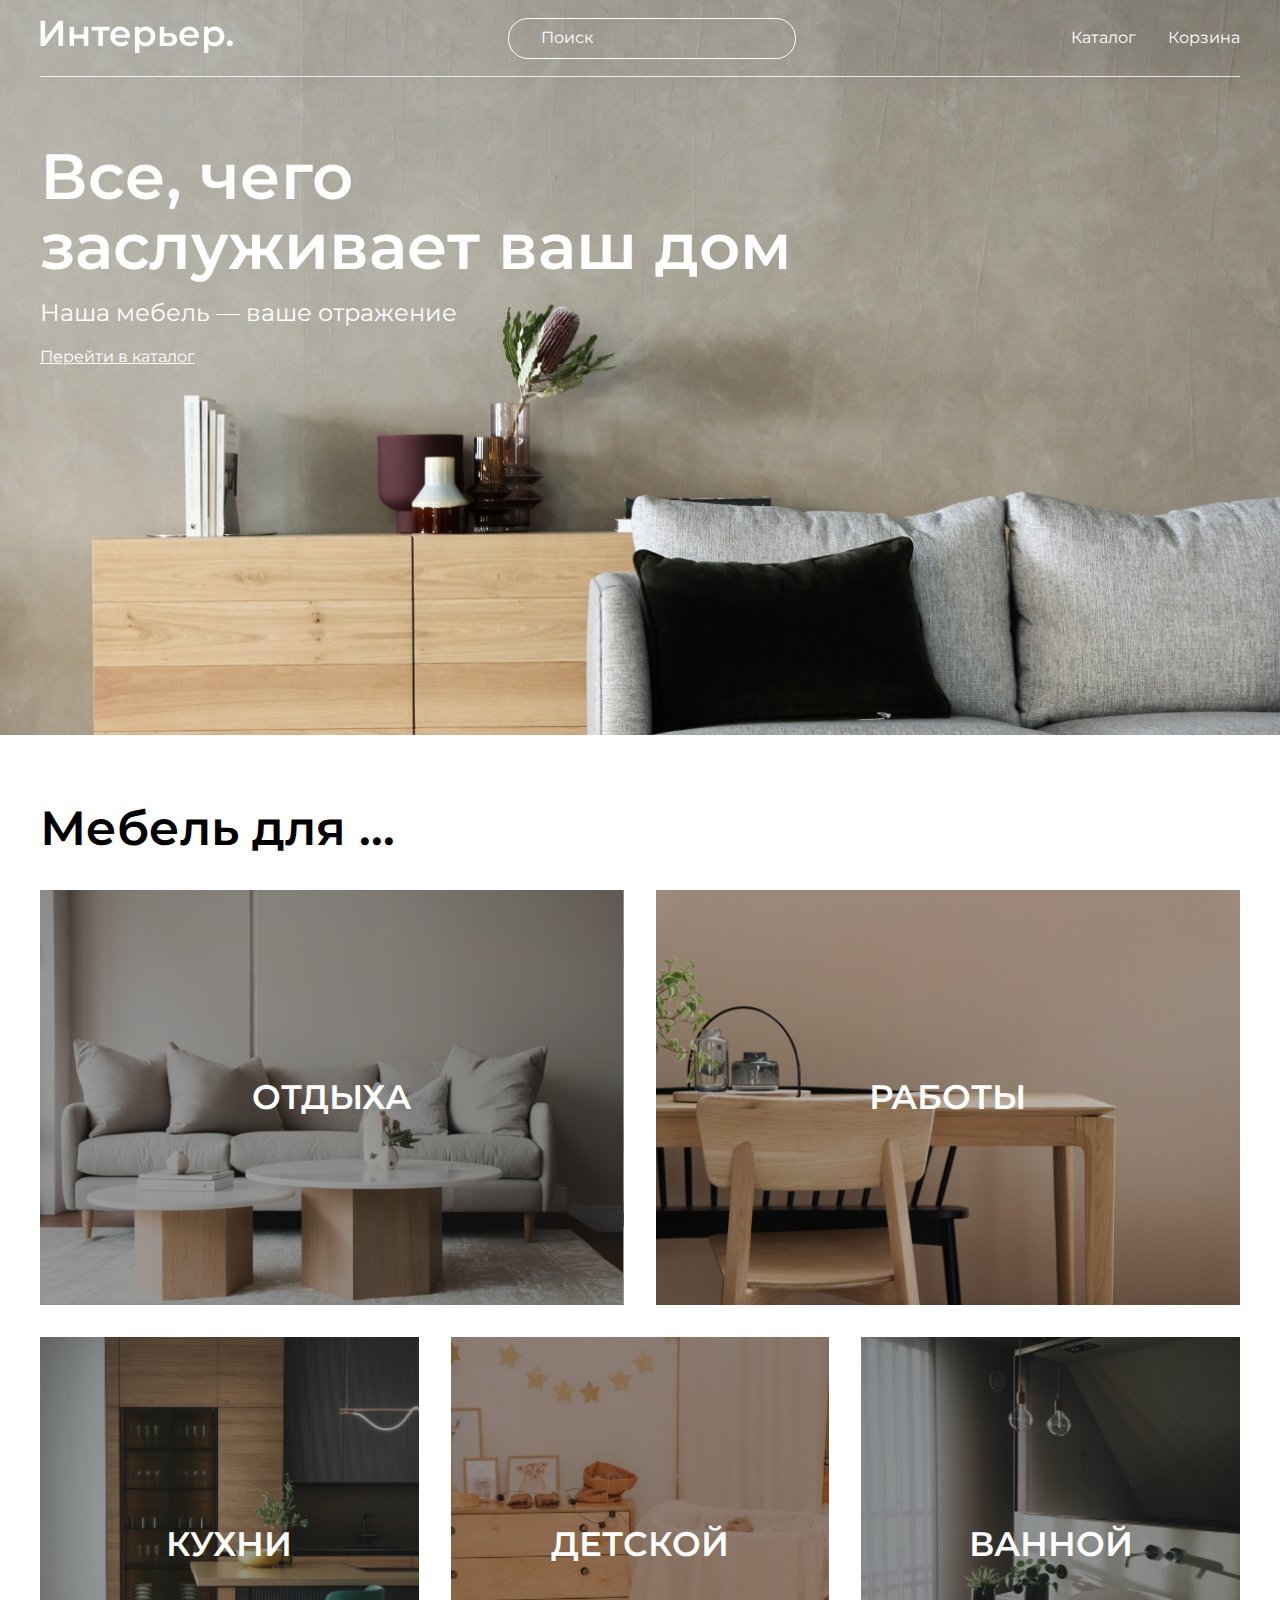
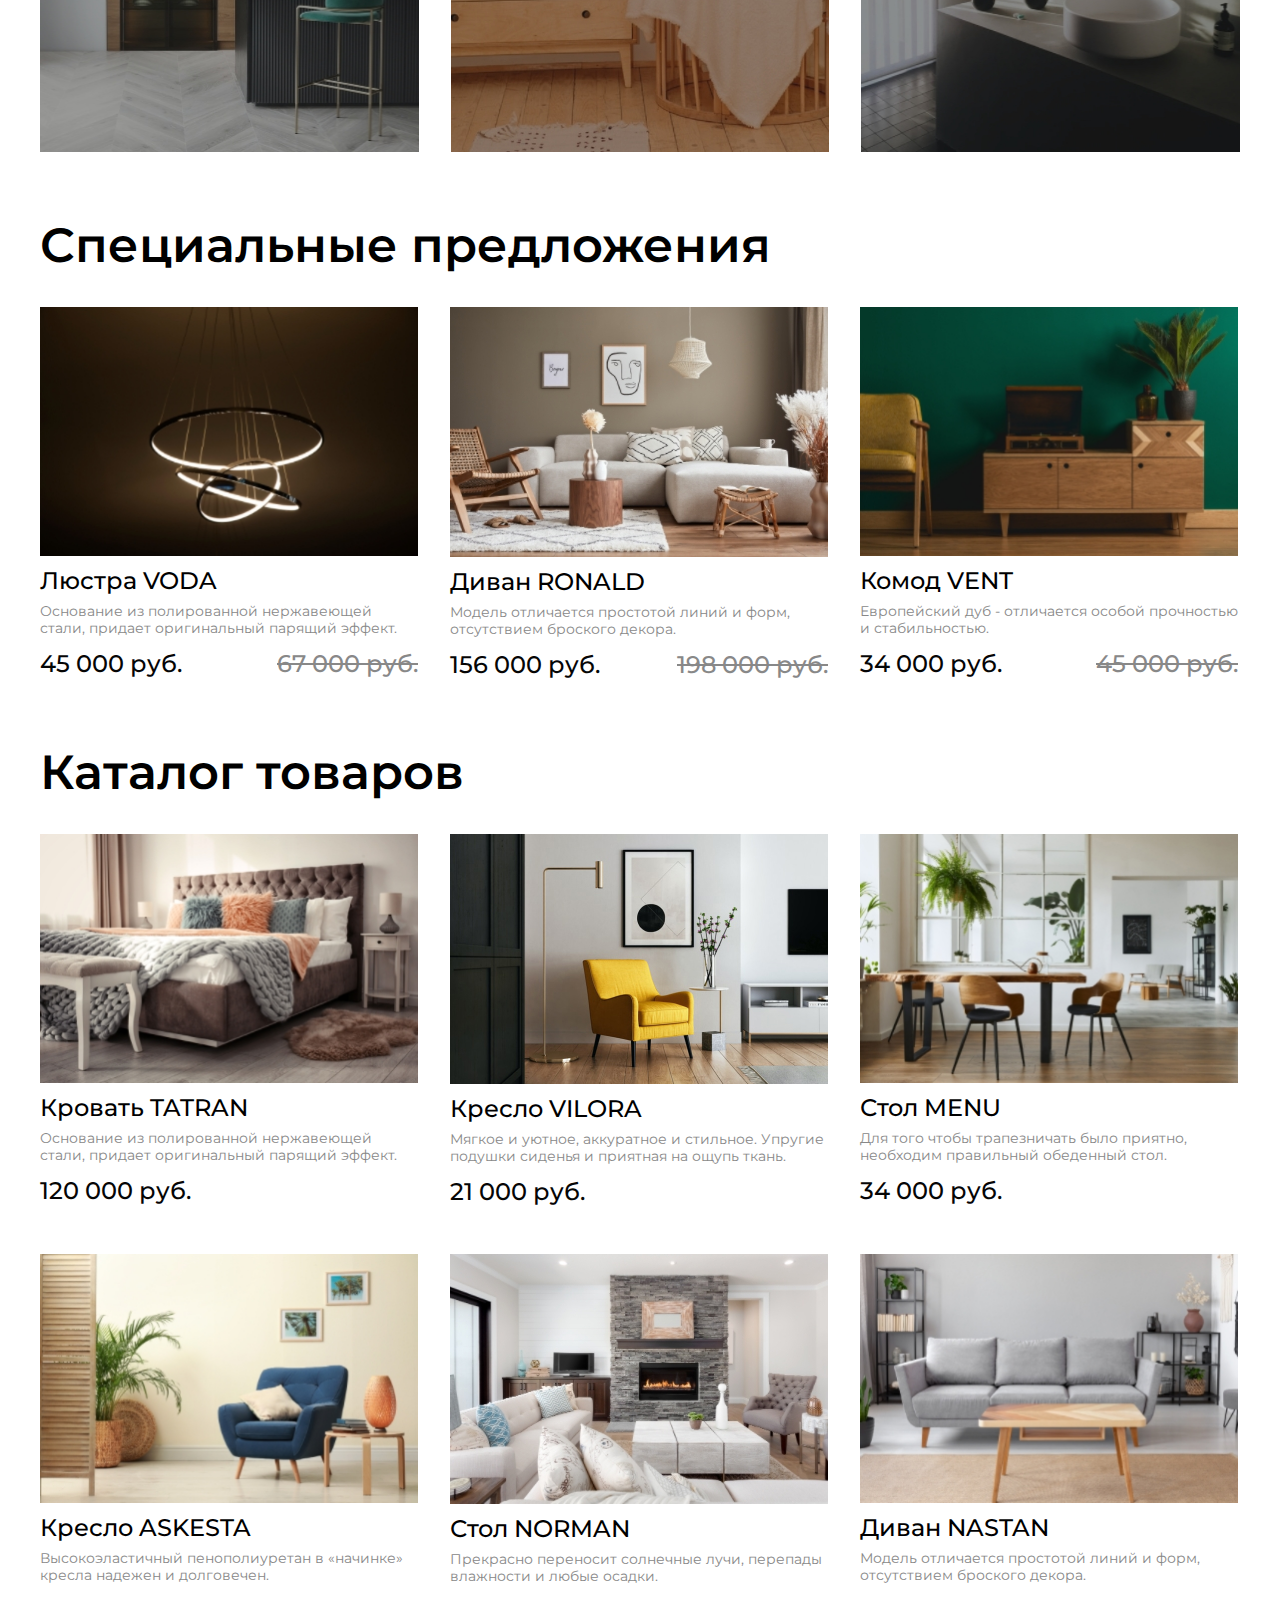
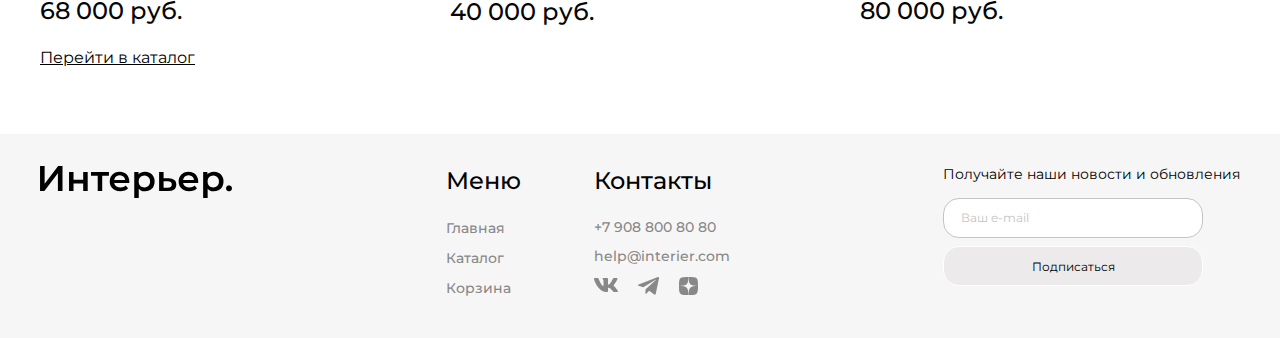
<file: index.html>
<!DOCTYPE html>
<html lang="en">
<head>
    <meta charset="UTF-8">
    <meta name="viewport" content="width=device-width, initial-scale=1.0">
    <title>Document</title>
    <link rel="preconnect" href="https://fonts.googleapis.com">
    <link rel="preconnect" href="https://fonts.gstatic.com" crossorigin>
    <link href="https://fonts.googleapis.com/css2?family=Montserrat:ital,wght@0,100..900;1,100..900&display=swap" rel="stylesheet">
    <link rel="stylesheet" href="style.css">
</head>
<body>
    <div class="top center">
        <header class = "header">
            <a href="index.html">
                <img class = "header__logo" src="images/logo.svg" alt="Логотип">
            </a>
            <input placeholder="Поиск" class = "header__input" type="text">
            <nav class = "top__nav">
                <ul class="top__nav-ul">
                    <li>
                        <a class = "top__nav-menu top__nav-menu_hover" href="catalog.html">Каталог</a>
                    </li>
                    <li>
                        <a class = "top__nav-menu top__nav-menu_hover" href="bag.html">Корзина</a>  
                    </li>
                </ul>  
            </nav>
            <div class="menu-mobile">
                <a href="#">
                 <svg width="19.000000" height="19.000000" viewBox="0 0 19 19" fill="none" xmlns="http://www.w3.org/2000/svg" xmlns:xlink="http://www.w3.org/1999/xlink">
                     <desc>
                             Created with Pixso.
                     </desc>
                     <defs>
                         <clipPath id="clip310_614">
                             <rect id="gg:search" rx="0.000000" width="18.000000" height="18.000000" transform="translate(0.500000 0.500000)" fill="white" fill-opacity="0"/>
                         </clipPath>
                     </defs>
                     <rect id="gg:search1" rx="0.000000" width="18.000000" height="18.000000" transform="translate(0.500000 0.500000)" fill="#FFFFFF" fill-opacity="0"/>
                     <g clip-path="url(#clip310_614)">
                         <path id="Vector1" d="M14.5 11.42C15.48 10.15 15.95 8.55 15.8 6.94C15.65 5.34 14.89 3.85 13.68 2.79C12.48 1.72 10.91 1.16 9.3 1.21C7.69 1.26 6.16 1.92 5.02 3.06C3.88 4.2 3.21 5.73 3.16 7.34C3.11 8.95 3.68 10.52 4.74 11.73C5.81 12.94 7.3 13.69 8.9 13.84C10.51 14 12.11 13.53 13.38 12.54L13.41 12.57L16.77 15.93C16.85 16.01 16.93 16.06 17.03 16.1C17.13 16.14 17.23 16.16 17.33 16.16C17.44 16.16 17.54 16.14 17.64 16.1C17.73 16.06 17.82 16.01 17.89 15.93C17.97 15.86 18.02 15.77 18.06 15.68C18.1 15.58 18.12 15.48 18.12 15.37C18.12 15.27 18.1 15.17 18.06 15.07C18.02 14.97 17.97 14.89 17.89 14.81L14.53 11.45C14.52 11.44 14.51 11.43 14.5 11.42ZM12.85 4.18C13.3 4.62 13.66 5.14 13.9 5.72C14.14 6.3 14.27 6.92 14.27 7.54C14.28 8.17 14.15 8.79 13.91 9.37C13.68 9.95 13.33 10.48 12.88 10.92C12.44 11.37 11.91 11.72 11.33 11.96C10.75 12.19 10.13 12.32 9.5 12.31C8.88 12.31 8.26 12.18 7.68 11.94C7.1 11.7 6.58 11.34 6.14 10.89C5.26 10 4.77 8.8 4.77 7.54C4.78 6.29 5.28 5.09 6.16 4.2C7.05 3.32 8.25 2.82 9.5 2.81C10.76 2.81 11.96 3.3 12.85 4.18Z" fill="#FFFFFF" fill-opacity="1.000000" fill-rule="evenodd"/>
                         <path id="Vector2" d="M16 8.15Q16.06 7.55 16 6.93Q15.94 6.3 15.77 5.72Q15.6 5.13 15.32 4.57Q15.03 4.02 14.66 3.53Q14.28 3.05 13.82 2.64Q13.35 2.23 12.82 1.92Q12.29 1.6 11.71 1.39Q11.12 1.18 10.52 1.08Q9.91 0.99 9.29 1.01Q8.67 1.03 8.07 1.16Q7.47 1.29 6.9 1.54Q6.33 1.79 5.82 2.13Q5.32 2.48 4.88 2.92Q4.43 3.36 4.09 3.86Q3.75 4.37 3.5 4.94Q3.25 5.51 3.12 6.11Q2.98 6.71 2.96 7.33Q2.94 7.96 3.04 8.56Q3.13 9.17 3.34 9.75Q3.56 10.34 3.87 10.87Q4.18 11.39 4.59 11.86Q5 12.33 5.49 12.7Q5.97 13.08 6.53 13.36Q7.08 13.64 7.67 13.81Q8.26 13.99 8.88 14.04Q9.5 14.1 10.11 14.04Q10.72 13.99 11.32 13.81Q11.92 13.64 12.47 13.36Q12.93 13.12 13.36 12.8L16.63 16.07Q16.7 16.14 16.78 16.2Q16.86 16.25 16.95 16.29Q17.04 16.33 17.14 16.35Q17.23 16.36 17.33 16.36Q17.43 16.36 17.53 16.35Q17.62 16.33 17.71 16.29Q17.8 16.25 17.88 16.2Q17.96 16.14 18.03 16.07Q18.1 16 18.16 15.92Q18.21 15.84 18.25 15.75Q18.29 15.66 18.31 15.57Q18.32 15.47 18.32 15.37Q18.32 15.27 18.31 15.18Q18.29 15.08 18.25 14.99Q18.21 14.9 18.16 14.82Q18.1 14.74 18.03 14.67L14.76 11.4Q15.08 10.97 15.32 10.51Q15.59 9.96 15.77 9.36Q15.94 8.76 16 8.15ZM14.5 11.42C15.48 10.15 15.95 8.55 15.8 6.94C15.65 5.34 14.89 3.85 13.68 2.79C12.48 1.72 10.91 1.16 9.3 1.21C7.69 1.26 6.16 1.92 5.02 3.06C3.88 4.2 3.21 5.73 3.16 7.34C3.11 8.95 3.68 10.52 4.74 11.73C5.81 12.94 7.3 13.69 8.9 13.84C10.51 14 12.11 13.53 13.38 12.54L13.41 12.57L16.77 15.93C16.85 16.01 16.93 16.06 17.03 16.1C17.13 16.14 17.23 16.16 17.33 16.16C17.44 16.16 17.54 16.14 17.64 16.1C17.73 16.06 17.82 16.01 17.89 15.93C17.97 15.86 18.02 15.77 18.06 15.68C18.1 15.58 18.12 15.48 18.12 15.37C18.12 15.27 18.1 15.17 18.06 15.07C18.02 14.97 17.97 14.89 17.89 14.81L14.53 11.45C14.52 11.44 14.51 11.43 14.5 11.42ZM12.85 4.18C13.3 4.62 13.66 5.14 13.9 5.72C14.14 6.3 14.27 6.92 14.27 7.54C14.28 8.17 14.15 8.79 13.91 9.37C13.68 9.95 13.33 10.48 12.88 10.92C12.44 11.37 11.91 11.72 11.33 11.96C10.75 12.19 10.13 12.32 9.5 12.31C8.88 12.31 8.26 12.18 7.68 11.94C7.1 11.7 6.58 11.34 6.14 10.89C5.26 10 4.77 8.8 4.77 7.54C4.78 6.29 5.28 5.09 6.16 4.2C7.05 3.32 8.25 2.82 9.5 2.81C10.76 2.81 11.96 3.3 12.85 4.18ZM13.29 5.01Q13.54 5.38 13.72 5.8Q13.89 6.22 13.98 6.65Q14.07 7.09 14.07 7.54Q14.07 8 13.99 8.44Q13.9 8.88 13.73 9.3Q13.56 9.72 13.31 10.09Q13.06 10.46 12.74 10.78Q12.42 11.1 12.05 11.35Q11.68 11.6 11.26 11.77Q10.83 11.94 10.4 12.03Q9.96 12.12 9.5 12.11Q9.05 12.11 8.61 12.02Q8.18 11.93 7.76 11.76Q7.34 11.58 6.97 11.33Q6.6 11.08 6.28 10.75Q5.96 10.43 5.72 10.06Q5.48 9.7 5.31 9.28Q5.14 8.86 5.06 8.43Q4.97 8 4.97 7.54Q4.97 7.09 5.06 6.66Q5.15 6.23 5.32 5.81Q5.5 5.4 5.74 5.03Q5.99 4.66 6.31 4.35Q6.62 4.03 6.99 3.78Q7.36 3.54 7.77 3.36Q8.19 3.19 8.62 3.1Q9.05 3.02 9.5 3.01Q9.95 3.01 10.39 3.1Q10.82 3.18 11.24 3.35Q11.66 3.52 12.02 3.76Q12.39 4 12.71 4.32Q13.04 4.64 13.29 5.01Z" fill="#FFFFFF" fill-opacity="1.000000" fill-rule="evenodd"/>
                     </g>
                 </svg>
                 
                </a>
                <a class="menu-mobile__catalog" href="catalog.html">
                 <svg width="19.199463" height="19.199951" viewBox="0 0 19.1995 19.2" fill="none" xmlns="http://www.w3.org/2000/svg" xmlns:xlink="http://www.w3.org/1999/xlink">
                     <desc>
                             Created with Pixso.
                     </desc>
                     <defs/>
                     <rect id="Rectangle-46" width="4.571429" height="4.571429" fill="#FFFFFF" fill-opacity="1.000000"/>
                     <rect id="Rectangle-41" y="7.314209" width="4.571429" height="4.571429" fill="#FFFFFF" fill-opacity="1.000000"/>
                     <rect id="Rectangle-47" y="14.628540" width="4.571429" height="4.571428" fill="#FFFFFF" fill-opacity="1.000000"/>
                     <rect id="Rectangle-48" x="7.313477" y="7.314209" width="4.571429" height="4.571429" fill="#FFFFFF" fill-opacity="1.000000"/>
                     <rect id="Rectangle-45" x="7.313477" y="14.628540" width="4.571429" height="4.571428" fill="#FFFFFF" fill-opacity="1.000000"/>
                     <rect id="Rectangle-49" x="7.313477" width="4.571429" height="4.571429" fill="#FFFFFF" fill-opacity="1.000000"/>
                     <rect id="Rectangle-42" x="14.627930" y="7.314209" width="4.571428" height="4.571429" fill="#FFFFFF" fill-opacity="1.000000"/>
                     <rect id="Rectangle-44" x="14.627930" y="14.628540" width="4.571428" height="4.571428" fill="#FFFFFF" fill-opacity="1.000000"/>
                     <rect id="Rectangle-43" x="14.627930" width="4.571428" height="4.571429" fill="#FFFFFF" fill-opacity="1.000000"/>
                 </svg>
                 
                </a>
                <a class="menu-mobile__bag" href="bag.html">
                 <svg width="25.000000" height="25.000000" viewBox="0 0 25 25" fill="none" xmlns="http://www.w3.org/2000/svg" xmlns:xlink="http://www.w3.org/1999/xlink">
                     <desc>
                             Created with Pixso.
                     </desc>
                     <defs>
                         <clipPath id="clip310_618">
                             <rect id="jam:shopping-cart1" rx="0.000000" width="24.000000" height="24.000000" transform="matrix(-1 0 0 1 25.5 0.5)" fill="white" fill-opacity="0"/>
                         </clipPath>
                     </defs>
                     <rect id="jam:shopping-cart2" rx="0.000000" width="24.000000" height="24.000000" transform="matrix(-1 0 0 1 25.5 0.5)" fill="#FFFFFF" fill-opacity="0"/>
                     <g clip-path="url(#clip310_618)">
                         <path id="Vector3" d="M14.58 20.83C15.13 20.83 15.66 20.61 16.05 20.22C16.44 19.83 16.66 19.3 16.66 18.75C16.66 18.19 16.44 17.66 16.05 17.27C15.66 16.88 15.13 16.66 14.58 16.66C14.03 16.66 13.5 16.88 13.11 17.27C12.71 17.66 12.5 18.19 12.5 18.75C12.5 19.3 12.71 19.83 13.11 20.22C13.5 20.61 14.03 20.83 14.58 20.83ZM7.29 20.83C7.84 20.83 8.37 20.61 8.76 20.22C9.15 19.83 9.37 19.3 9.37 18.75C9.37 18.19 9.15 17.66 8.76 17.27C8.37 16.88 7.84 16.66 7.29 16.66C6.73 16.66 6.2 16.88 5.81 17.27C5.42 17.66 5.2 18.19 5.2 18.75C5.2 19.3 5.42 19.83 5.81 20.22C6.2 20.61 6.73 20.83 7.29 20.83ZM20.87 6.16C21.13 6.16 21.37 6.05 21.56 5.86C21.74 5.67 21.84 5.42 21.84 5.16C21.84 4.9 21.74 4.65 21.56 4.47C21.37 4.28 21.13 4.17 20.87 4.16L19.67 4.16C18.73 4.16 17.92 4.81 17.71 5.73L16.41 11.61C16.2 12.52 15.39 13.18 14.45 13.18L6.63 13.18L5.12 7.17L14.86 7.17C15.12 7.15 15.36 7.04 15.54 6.86C15.72 6.67 15.82 6.42 15.82 6.16C15.82 5.91 15.72 5.66 15.54 5.47C15.36 5.29 15.12 5.18 14.86 5.16L5.12 5.16C4.82 5.16 4.52 5.23 4.25 5.37C3.97 5.5 3.73 5.69 3.54 5.93C3.36 6.17 3.23 6.45 3.16 6.75C3.1 7.05 3.11 7.36 3.18 7.65L4.68 13.66C4.79 14.1 5.04 14.48 5.39 14.76C5.75 15.03 6.18 15.18 6.63 15.18L14.45 15.18C15.36 15.18 16.25 14.87 16.96 14.3C17.67 13.73 18.17 12.93 18.36 12.04L19.67 6.16L20.87 6.16Z" fill="#FFFFFF" fill-opacity="1.000000" fill-rule="nonzero"/>
                     </g>
                 </svg>
                 
                </a>
             </div>
        </header> 
        <div class = "main">
            <h1 class = "main__title" >Все, чего <br> заслуживает ваш дом</h1>
            <p class = "main__text" >Наша мебель — ваше отражение</p>
            <a class = "main__button main__button_hover" href="catalog.html">Перейти в каталог</a>
        </div>
    </div>
    <div class="for center">  
        <h2 class = "for-title" >Мебель для ...</h2>
        <div class="for-box">
            <div class="for-box__item for-box__item_1 for-box__item_big">ОТДЫХА</div>
            <div class="for-box__item for-box__item_2 for-box__item_big">РАБОТЫ</div>
            <div class="for-box__item for-box__item_3">КУХНИ</div>
            <div class="for-box__item for-box__item_4">ДЕТСКОЙ</div>
            <div class="for-box__item for-box__item_5">ВАННОЙ</div>
        </div>


    </div>
   <div class = "product-box center">
    <h2 class = "product-box__title" >Специальные предложения</h2>
    <div class="product-content">
        <article class = "product">
            <img class = "product__img" src="images/voda.jpeg" alt="Люстра VODA">
            <h3 class = "product__name">Люстра VODA</h3>
            <p class ="product__text" >Основание из полированной нержавеющей стали, придает оригинальный парящий эффект.</p>
            <div class="product__price">
                <p class = "product-content__price" >45 000 руб.</p>
                <p class = "product-content__price product-content__price--sale" >67 000 руб.</p>
            </div>
        </article>
        <article class = "product">
            <img class = "product__img" src="images/ronald.jpeg" alt="Диван RONALD">
            <h3 class = "product__name">Диван RONALD</h3>
            <p class ="product__text" >Модель отличается простотой линий и форм, отсутствием броского декора.</p>
            <div class="product__price">
                <p class = "product-content__price" >156 000 руб.</p>
                <p class = "product-content__price product-content__price--sale" >198 000 руб.</p>
            </div>
        </article>
        <article class = "product">
            <img class = "product__img" src="images/vent.jpeg" alt="Комод VENT">
            <h3 class = "product__name">Комод VENT</h3>
            <p class ="product__text" >Европейский дуб - отличается особой прочностью и стабильностью.</p>
            <div class="product__price">
                <p class = "product-content__price" >34 000 руб.</p>
                <p class = "product-content__price product-content__price--sale" >45 000 руб.</p>
            </div>
        </article>
    </div>
   </div>
   <div class = "product-box center">
    <h2 class = "product-box__title" >Каталог товаров</h2>
    <div class="product-content">
        <article class = "product"> 
            <img class = "product__img" src="images/tatran.jpeg" alt="Кровать TATRAN">
            <h3 class = "product__name">Кровать TATRAN</h3>
            <p class ="product__text" >Основание из полированной нержавеющей стали, придает оригинальный парящий эффект.</p>
            <p class = "product__price" >120 000 руб.</p>
        </article>
        <article class = "product">
            <img class = "product__img" src="images/vilora.jpg" alt="Кресло VILORA">
            <h3 class = "product__name">Кресло VILORA</h3>
            <p class ="product__text" >Мягкое и уютное, аккуратное и стильное. Упругие подушки сиденья и приятная на ощупь ткань. </p>
            <p class = "product__price" >21 000 руб.</p>
        </article>
        <article class = "product">
            <img class = "product__img" src="images/menu.jpeg" alt="Стол MENU">
            <h3 class = "product__name">Стол MENU</h3>
            <p class ="product__text" >Для того чтобы трапезничать было приятно, необходим правильный обеденный стол.</p>
            <p class = "product__price" >34 000 руб.</p>
        </article>
        <article class = "product"> 
            <img class = "product__img" src="images/askesta.jpeg" alt="Кресло ASKESTA">
            <h3 class = "product__name">Кресло ASKESTA</h3>
            <p class ="product__text" >Высокоэластичный пенополиуретан в «начинке» кресла надежен и долговечен.</p>
            <p class = "product__price" >68 000 руб.</p>
        </article>
        <article class = "product">
            <img class = "product__img" src="images/norman.jpeg" alt="Стол NORMAN">
            <h3 class = "product__name">Стол NORMAN</h3>
            <p class ="product__text" >Прекрасно переносит солнечные лучи, перепады влажности и любые осадки.</p>
            <p class = "product__price" >40 000 руб.</p>
        </article>
        <article class = "product">
            <img class = "product__img" src="images/nastan.jpeg" alt="Диван NASTAN">
            <h3 class = "product__name">Диван NASTAN</h3>
            <p class ="product__text" >Модель отличается простотой линий и форм, отсутствием броского декора.</p>
            <p class = "product__price" >80 000 руб.</p>
        </article>
    </div>
   </div>
   <div class="link center">
    <a class = "link__box link__box_hover" href="catalog.html">Перейти в каталог</a> 
   </div>
   <footer class = "footer center">
    <img class = "footer__logo" src="images/logo2.svg" alt="Логотип">
    <div class="footer__info">
        <div class="nav footer__item">
            <h4 class = "footer__title" >Меню</h4>
            <nav class = "footer__nav ">
                <ul class="footer__nav-ul">
                    <li>
                        <a class = "footer__nav-links footer__nav-links_hover" href="index.html">Главная</a>
                    </li>
                    <li>
                        <a class = "footer__nav-links footer__nav-links_hover" href="catalog.html">Каталог</a>
                    </li>
                    <li>
                        <a class = "footer__nav-links footer__nav-links_hover" href="bag.html">Корзина</a>
                    </li>
                </ul>
            </nav>
        </div>
        <div class="footer__item">
            <h4 class = "footer__title" >Контакты</h4>
            <a class = "footer__nav-links footer__nav-links_hover" href="#">+7 908 800 80 80</a>
            <a class = "footer__nav-links footer__nav-links_hover" href="#">help@interier.com</a>
            <div class="footer__icons">
                <a href="#">
                    <svg class="footer__icon footer__icon_hover" width="24.000488" height="14.000000" viewBox="0 0 24.0005 14" fill="none" xmlns="http://www.w3.org/2000/svg" xmlns:xlink="http://www.w3.org/1999/xlink">
                        <defs/>
                        <path id="Vector6" d="M23.45 0.94C23.61 0.4 23.45 0 22.65 0L20.03 0C19.36 0 19.05 0.34 18.88 0.72C18.88 0.72 17.55 3.92 15.66 6C15.04 6.6 14.77 6.79 14.43 6.79C14.27 6.79 14.01 6.6 14.01 6.05L14.01 0.94C14.01 0.29 13.83 0 13.27 0L9.15 0C8.73 0 8.48 0.3 8.48 0.59C8.48 1.21 9.42 1.35 9.52 3.1L9.52 6.9C9.52 7.73 9.37 7.88 9.03 7.88C8.14 7.88 5.98 4.67 4.69 1C4.44 0.28 4.19 0 3.52 0L0.9 0C0.15 0 0 0.34 0 0.72C0 1.41 0.89 4.79 4.14 9.28C6.31 12.34 9.37 14 12.15 14C13.82 14 14.02 13.63 14.02 12.99L14.02 10.68C14.02 9.94 14.18 9.79 14.71 9.79C15.1 9.79 15.77 9.99 17.33 11.46C19.11 13.21 19.4 14 20.4 14L23.03 14C23.78 14 24.15 13.63 23.93 12.9C23.7 12.18 22.85 11.12 21.72 9.88C21.11 9.17 20.19 8.4 19.91 8.02C19.52 7.53 19.63 7.31 19.91 6.87C19.91 6.87 23.11 2.45 23.44 0.94L23.45 0.94Z" fill="#888888" fill-opacity="1.000000" fill-rule="evenodd"/>
                    </svg>
                </a>
                <a href="#">
                    <svg class="footer__icon footer__icon_hover" width="21.000000" height="17.675720" viewBox="0 0 21 17.6757" fill="none" xmlns="http://www.w3.org/2000/svg" xmlns:xlink="http://www.w3.org/1999/xlink">
                        <desc>
                                Created with Pixso.
                        </desc>
                        <defs/>
                        <path id="Vector4" d="M19.29 0.2L0.69 7.41C-0.06 7.74 -0.32 8.42 0.5 8.78L5.28 10.31L16.82 3.14C17.45 2.69 18.09 2.81 17.54 3.3L7.63 12.32L7.31 16.14C7.6 16.73 8.13 16.73 8.47 16.44L11.21 13.83L15.91 17.37C17 18.02 17.59 17.6 17.83 16.41L20.91 1.74C21.23 0.28 20.68 -0.37 19.29 0.2Z" fill="#888888" fill-opacity="1.000000" fill-rule="nonzero"/>
                    </svg>
                    
                </a>
                <a href="#">
                    <svg class="footer__icon footer__icon_hover" width="19.000000" height="18.000000" viewBox="0 0 19 18" fill="none" xmlns="http://www.w3.org/2000/svg" xmlns:xlink="http://www.w3.org/1999/xlink">
                        <desc>
                                Created with Pixso.
                        </desc>
                        <defs/>
                        <path id="Vector5" d="M11.33 10.73C9.83 12.19 9.73 14.01 9.6 18C13.52 18 16.23 17.98 17.62 16.7C18.98 15.37 19 12.69 19 9.09C14.79 9.22 12.87 9.32 11.33 10.73ZM0 9.09C0 12.69 0.01 15.37 1.37 16.7C2.76 17.98 5.47 18 9.39 18C9.26 14.01 9.16 12.19 7.66 10.73C6.12 9.32 4.2 9.21 0 9.09ZM9.39 0C5.48 0 2.76 0.01 1.37 1.29C0.01 2.62 0 5.31 0 8.9C4.2 8.77 6.12 8.67 7.66 7.26C9.16 5.8 9.26 3.98 9.39 0ZM11.33 7.26C9.83 5.8 9.73 3.98 9.6 0C13.52 0 16.23 0.01 17.62 1.29C18.98 2.62 19 5.31 19 8.9C14.79 8.77 12.87 8.67 11.33 7.26Z" fill="#888888" fill-opacity="1.000000" fill-rule="nonzero"/>
                    </svg>
                    
                </a>
            </div>
        </div>
    </div>
    <form class = "footer__form" action="#">
        <p class = "footer__text" >Получайте наши новости и обновления</p>
        <input class = "footer__email" type="email" placeholder="Ваш e-mail">
        <button class = "footer__subscribe footer__subscribe_hover" >Подписаться</button>
    </form>
   </footer>
</body>
</html>
</file>
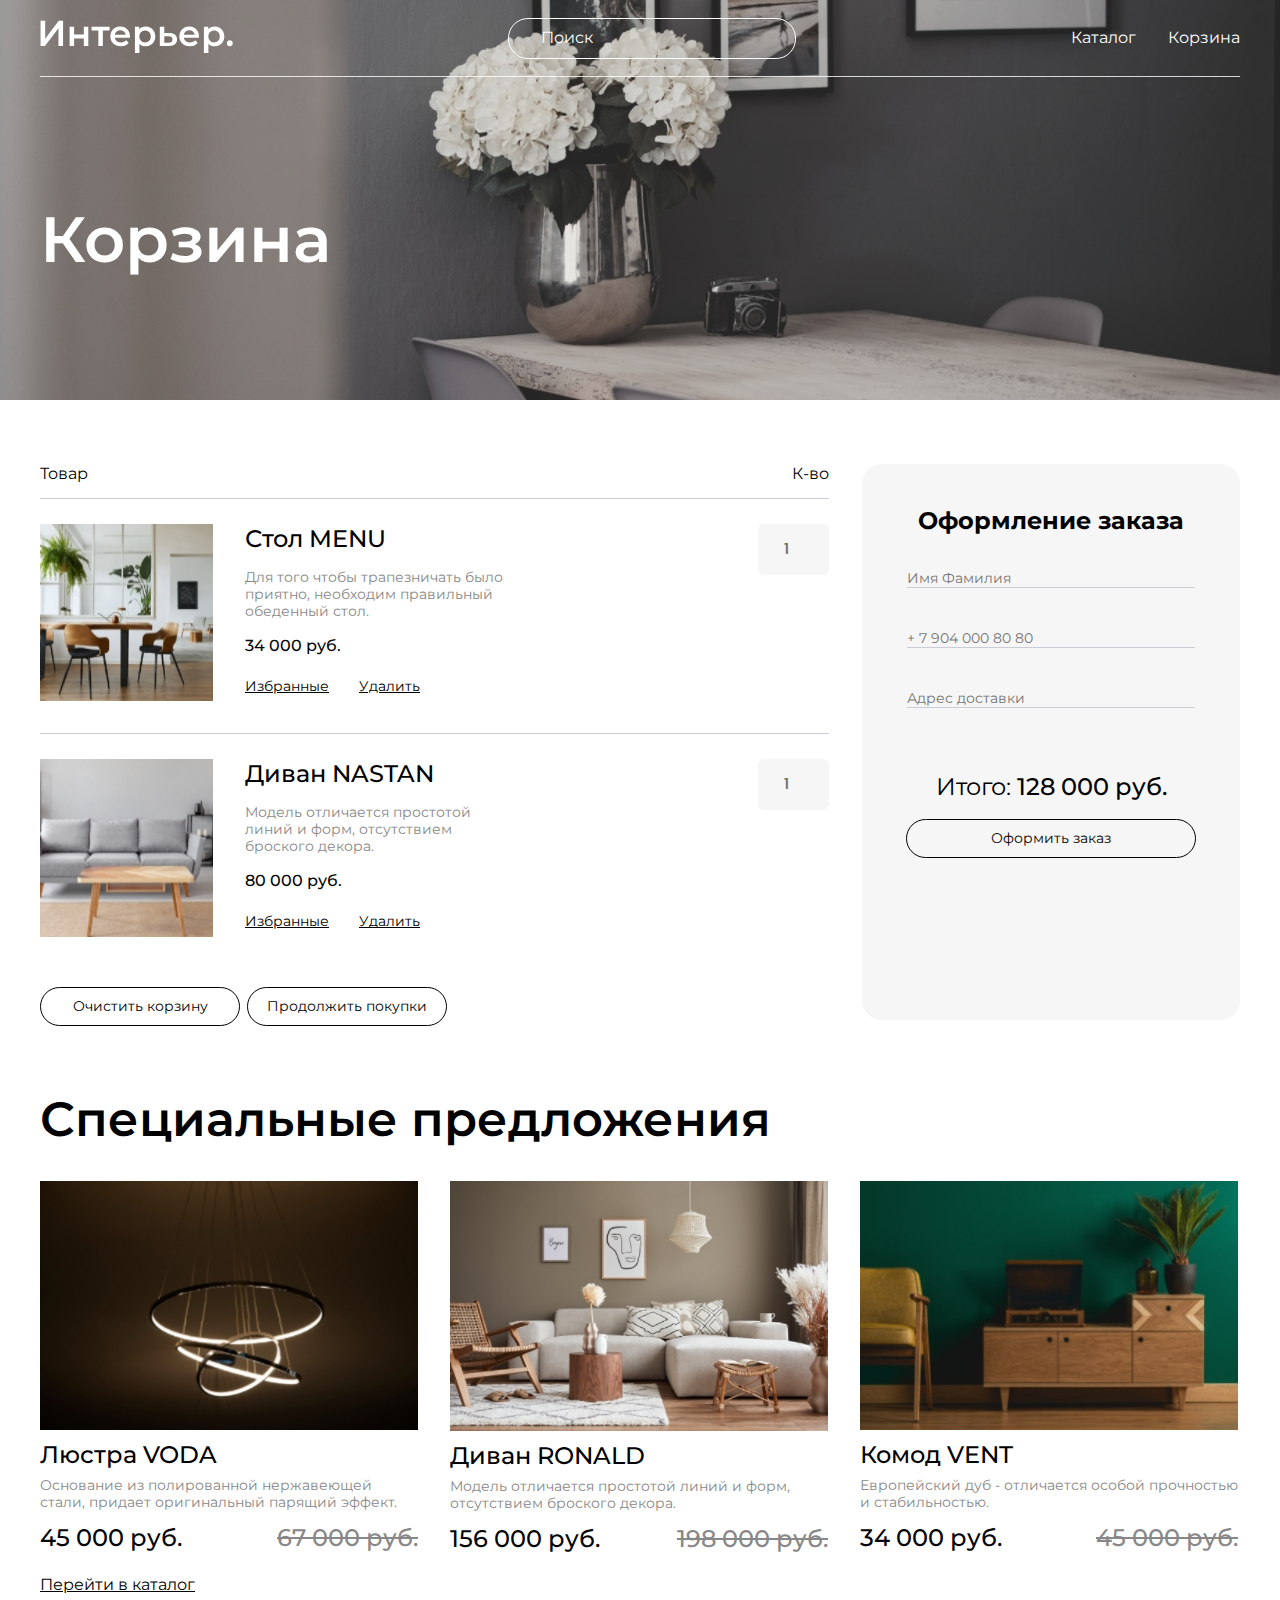
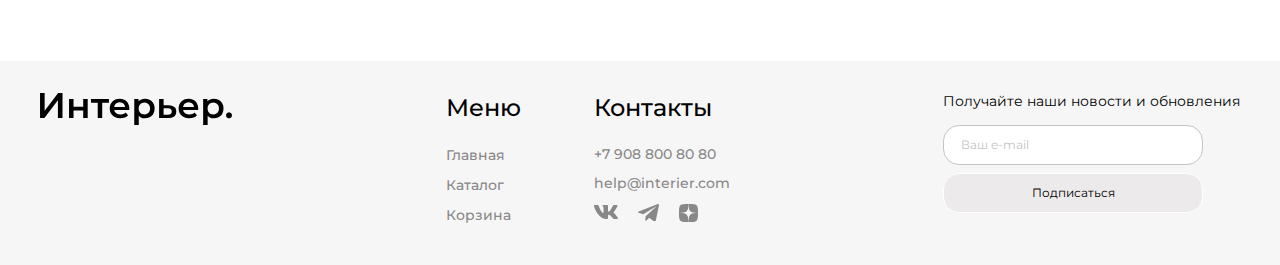
<file: bag.html>
<!DOCTYPE html>
<html lang="en">
<head>
    <meta charset="UTF-8">
    <meta name="viewport" content="width=device-width, initial-scale=1.0">
    <title>Document</title>
    <link rel="preconnect" href="https://fonts.googleapis.com">
    <link rel="preconnect" href="https://fonts.gstatic.com" crossorigin>
    <link href="https://fonts.googleapis.com/css2?family=Montserrat:ital,wght@0,100..900;1,100..900&display=swap" rel="stylesheet">
    <link rel="stylesheet" href="style.css">
    <link rel="preconnect" href="https://fonts.googleapis.com">
    <link rel="preconnect" href="https://fonts.gstatic.com" crossorigin>
    <link href="https://fonts.googleapis.com/css2?family=Poppins:wght@600&display=swap" rel="stylesheet">
        
</head>
<body>
    <section class="top-bag center">
        <header class = "header header_border">
            <a href="index.html">
                <img class = "header__logo" src="images/logo.svg" alt="Логотип">
            </a>
            <input placeholder="Поиск" class = "header__input" type="text">
            <nav class = "header__nav">
                <ul class="header__nav-ul">
                    <li>
                        <a class = "header__nav-menu header__nav-menu_hover" href="catalog.html">Каталог</a>
                    </li>
                    <li>
                        <a class = "header__nav-menu header__nav-menu_hover" href="bag.html">Корзина</a>  
                    </li>
                </ul>  
            </nav>
            <div class="menu-mobile">
                <a href="#">
                 <svg width="19.000000" height="19.000000" viewBox="0 0 19 19" fill="none" xmlns="http://www.w3.org/2000/svg" xmlns:xlink="http://www.w3.org/1999/xlink">
                     <desc>
                             Created with Pixso.
                     </desc>
                     <defs>
                         <clipPath id="clip310_614">
                             <rect id="gg:search" rx="0.000000" width="18.000000" height="18.000000" transform="translate(0.500000 0.500000)" fill="white" fill-opacity="0"/>
                         </clipPath>
                     </defs>
                     <rect id="gg:search1" rx="0.000000" width="18.000000" height="18.000000" transform="translate(0.500000 0.500000)" fill="#FFFFFF" fill-opacity="0"/>
                     <g clip-path="url(#clip310_614)">
                         <path id="Vector1" d="M14.5 11.42C15.48 10.15 15.95 8.55 15.8 6.94C15.65 5.34 14.89 3.85 13.68 2.79C12.48 1.72 10.91 1.16 9.3 1.21C7.69 1.26 6.16 1.92 5.02 3.06C3.88 4.2 3.21 5.73 3.16 7.34C3.11 8.95 3.68 10.52 4.74 11.73C5.81 12.94 7.3 13.69 8.9 13.84C10.51 14 12.11 13.53 13.38 12.54L13.41 12.57L16.77 15.93C16.85 16.01 16.93 16.06 17.03 16.1C17.13 16.14 17.23 16.16 17.33 16.16C17.44 16.16 17.54 16.14 17.64 16.1C17.73 16.06 17.82 16.01 17.89 15.93C17.97 15.86 18.02 15.77 18.06 15.68C18.1 15.58 18.12 15.48 18.12 15.37C18.12 15.27 18.1 15.17 18.06 15.07C18.02 14.97 17.97 14.89 17.89 14.81L14.53 11.45C14.52 11.44 14.51 11.43 14.5 11.42ZM12.85 4.18C13.3 4.62 13.66 5.14 13.9 5.72C14.14 6.3 14.27 6.92 14.27 7.54C14.28 8.17 14.15 8.79 13.91 9.37C13.68 9.95 13.33 10.48 12.88 10.92C12.44 11.37 11.91 11.72 11.33 11.96C10.75 12.19 10.13 12.32 9.5 12.31C8.88 12.31 8.26 12.18 7.68 11.94C7.1 11.7 6.58 11.34 6.14 10.89C5.26 10 4.77 8.8 4.77 7.54C4.78 6.29 5.28 5.09 6.16 4.2C7.05 3.32 8.25 2.82 9.5 2.81C10.76 2.81 11.96 3.3 12.85 4.18Z" fill="#FFFFFF" fill-opacity="1.000000" fill-rule="evenodd"/>
                         <path id="Vector2" d="M16 8.15Q16.06 7.55 16 6.93Q15.94 6.3 15.77 5.72Q15.6 5.13 15.32 4.57Q15.03 4.02 14.66 3.53Q14.28 3.05 13.82 2.64Q13.35 2.23 12.82 1.92Q12.29 1.6 11.71 1.39Q11.12 1.18 10.52 1.08Q9.91 0.99 9.29 1.01Q8.67 1.03 8.07 1.16Q7.47 1.29 6.9 1.54Q6.33 1.79 5.82 2.13Q5.32 2.48 4.88 2.92Q4.43 3.36 4.09 3.86Q3.75 4.37 3.5 4.94Q3.25 5.51 3.12 6.11Q2.98 6.71 2.96 7.33Q2.94 7.96 3.04 8.56Q3.13 9.17 3.34 9.75Q3.56 10.34 3.87 10.87Q4.18 11.39 4.59 11.86Q5 12.33 5.49 12.7Q5.97 13.08 6.53 13.36Q7.08 13.64 7.67 13.81Q8.26 13.99 8.88 14.04Q9.5 14.1 10.11 14.04Q10.72 13.99 11.32 13.81Q11.92 13.64 12.47 13.36Q12.93 13.12 13.36 12.8L16.63 16.07Q16.7 16.14 16.78 16.2Q16.86 16.25 16.95 16.29Q17.04 16.33 17.14 16.35Q17.23 16.36 17.33 16.36Q17.43 16.36 17.53 16.35Q17.62 16.33 17.71 16.29Q17.8 16.25 17.88 16.2Q17.96 16.14 18.03 16.07Q18.1 16 18.16 15.92Q18.21 15.84 18.25 15.75Q18.29 15.66 18.31 15.57Q18.32 15.47 18.32 15.37Q18.32 15.27 18.31 15.18Q18.29 15.08 18.25 14.99Q18.21 14.9 18.16 14.82Q18.1 14.74 18.03 14.67L14.76 11.4Q15.08 10.97 15.32 10.51Q15.59 9.96 15.77 9.36Q15.94 8.76 16 8.15ZM14.5 11.42C15.48 10.15 15.95 8.55 15.8 6.94C15.65 5.34 14.89 3.85 13.68 2.79C12.48 1.72 10.91 1.16 9.3 1.21C7.69 1.26 6.16 1.92 5.02 3.06C3.88 4.2 3.21 5.73 3.16 7.34C3.11 8.95 3.68 10.52 4.74 11.73C5.81 12.94 7.3 13.69 8.9 13.84C10.51 14 12.11 13.53 13.38 12.54L13.41 12.57L16.77 15.93C16.85 16.01 16.93 16.06 17.03 16.1C17.13 16.14 17.23 16.16 17.33 16.16C17.44 16.16 17.54 16.14 17.64 16.1C17.73 16.06 17.82 16.01 17.89 15.93C17.97 15.86 18.02 15.77 18.06 15.68C18.1 15.58 18.12 15.48 18.12 15.37C18.12 15.27 18.1 15.17 18.06 15.07C18.02 14.97 17.97 14.89 17.89 14.81L14.53 11.45C14.52 11.44 14.51 11.43 14.5 11.42ZM12.85 4.18C13.3 4.62 13.66 5.14 13.9 5.72C14.14 6.3 14.27 6.92 14.27 7.54C14.28 8.17 14.15 8.79 13.91 9.37C13.68 9.95 13.33 10.48 12.88 10.92C12.44 11.37 11.91 11.72 11.33 11.96C10.75 12.19 10.13 12.32 9.5 12.31C8.88 12.31 8.26 12.18 7.68 11.94C7.1 11.7 6.58 11.34 6.14 10.89C5.26 10 4.77 8.8 4.77 7.54C4.78 6.29 5.28 5.09 6.16 4.2C7.05 3.32 8.25 2.82 9.5 2.81C10.76 2.81 11.96 3.3 12.85 4.18ZM13.29 5.01Q13.54 5.38 13.72 5.8Q13.89 6.22 13.98 6.65Q14.07 7.09 14.07 7.54Q14.07 8 13.99 8.44Q13.9 8.88 13.73 9.3Q13.56 9.72 13.31 10.09Q13.06 10.46 12.74 10.78Q12.42 11.1 12.05 11.35Q11.68 11.6 11.26 11.77Q10.83 11.94 10.4 12.03Q9.96 12.12 9.5 12.11Q9.05 12.11 8.61 12.02Q8.18 11.93 7.76 11.76Q7.34 11.58 6.97 11.33Q6.6 11.08 6.28 10.75Q5.96 10.43 5.72 10.06Q5.48 9.7 5.31 9.28Q5.14 8.86 5.06 8.43Q4.97 8 4.97 7.54Q4.97 7.09 5.06 6.66Q5.15 6.23 5.32 5.81Q5.5 5.4 5.74 5.03Q5.99 4.66 6.31 4.35Q6.62 4.03 6.99 3.78Q7.36 3.54 7.77 3.36Q8.19 3.19 8.62 3.1Q9.05 3.02 9.5 3.01Q9.95 3.01 10.39 3.1Q10.82 3.18 11.24 3.35Q11.66 3.52 12.02 3.76Q12.39 4 12.71 4.32Q13.04 4.64 13.29 5.01Z" fill="#FFFFFF" fill-opacity="1.000000" fill-rule="evenodd"/>
                     </g>
                 </svg>
                 
                </a>
                <a class="menu-mobile__catalog" href="catalog.html">
                 <svg width="19.199463" height="19.199951" viewBox="0 0 19.1995 19.2" fill="none" xmlns="http://www.w3.org/2000/svg" xmlns:xlink="http://www.w3.org/1999/xlink">
                     <desc>
                             Created with Pixso.
                     </desc>
                     <defs/>
                     <rect id="Rectangle-46" width="4.571429" height="4.571429" fill="#FFFFFF" fill-opacity="1.000000"/>
                     <rect id="Rectangle-41" y="7.314209" width="4.571429" height="4.571429" fill="#FFFFFF" fill-opacity="1.000000"/>
                     <rect id="Rectangle-47" y="14.628540" width="4.571429" height="4.571428" fill="#FFFFFF" fill-opacity="1.000000"/>
                     <rect id="Rectangle-48" x="7.313477" y="7.314209" width="4.571429" height="4.571429" fill="#FFFFFF" fill-opacity="1.000000"/>
                     <rect id="Rectangle-45" x="7.313477" y="14.628540" width="4.571429" height="4.571428" fill="#FFFFFF" fill-opacity="1.000000"/>
                     <rect id="Rectangle-49" x="7.313477" width="4.571429" height="4.571429" fill="#FFFFFF" fill-opacity="1.000000"/>
                     <rect id="Rectangle-42" x="14.627930" y="7.314209" width="4.571428" height="4.571429" fill="#FFFFFF" fill-opacity="1.000000"/>
                     <rect id="Rectangle-44" x="14.627930" y="14.628540" width="4.571428" height="4.571428" fill="#FFFFFF" fill-opacity="1.000000"/>
                     <rect id="Rectangle-43" x="14.627930" width="4.571428" height="4.571429" fill="#FFFFFF" fill-opacity="1.000000"/>
                 </svg>
                 
                </a>
                <a class="menu-mobile__bag" href="bag.html">
                 <svg width="25.000000" height="25.000000" viewBox="0 0 25 25" fill="none" xmlns="http://www.w3.org/2000/svg" xmlns:xlink="http://www.w3.org/1999/xlink">
                     <desc>
                             Created with Pixso.
                     </desc>
                     <defs>
                         <clipPath id="clip310_618">
                             <rect id="jam:shopping-cart1" rx="0.000000" width="24.000000" height="24.000000" transform="matrix(-1 0 0 1 25.5 0.5)" fill="white" fill-opacity="0"/>
                         </clipPath>
                     </defs>
                     <rect id="jam:shopping-cart2" rx="0.000000" width="24.000000" height="24.000000" transform="matrix(-1 0 0 1 25.5 0.5)" fill="#FFFFFF" fill-opacity="0"/>
                     <g clip-path="url(#clip310_618)">
                         <path id="Vector3" d="M14.58 20.83C15.13 20.83 15.66 20.61 16.05 20.22C16.44 19.83 16.66 19.3 16.66 18.75C16.66 18.19 16.44 17.66 16.05 17.27C15.66 16.88 15.13 16.66 14.58 16.66C14.03 16.66 13.5 16.88 13.11 17.27C12.71 17.66 12.5 18.19 12.5 18.75C12.5 19.3 12.71 19.83 13.11 20.22C13.5 20.61 14.03 20.83 14.58 20.83ZM7.29 20.83C7.84 20.83 8.37 20.61 8.76 20.22C9.15 19.83 9.37 19.3 9.37 18.75C9.37 18.19 9.15 17.66 8.76 17.27C8.37 16.88 7.84 16.66 7.29 16.66C6.73 16.66 6.2 16.88 5.81 17.27C5.42 17.66 5.2 18.19 5.2 18.75C5.2 19.3 5.42 19.83 5.81 20.22C6.2 20.61 6.73 20.83 7.29 20.83ZM20.87 6.16C21.13 6.16 21.37 6.05 21.56 5.86C21.74 5.67 21.84 5.42 21.84 5.16C21.84 4.9 21.74 4.65 21.56 4.47C21.37 4.28 21.13 4.17 20.87 4.16L19.67 4.16C18.73 4.16 17.92 4.81 17.71 5.73L16.41 11.61C16.2 12.52 15.39 13.18 14.45 13.18L6.63 13.18L5.12 7.17L14.86 7.17C15.12 7.15 15.36 7.04 15.54 6.86C15.72 6.67 15.82 6.42 15.82 6.16C15.82 5.91 15.72 5.66 15.54 5.47C15.36 5.29 15.12 5.18 14.86 5.16L5.12 5.16C4.82 5.16 4.52 5.23 4.25 5.37C3.97 5.5 3.73 5.69 3.54 5.93C3.36 6.17 3.23 6.45 3.16 6.75C3.1 7.05 3.11 7.36 3.18 7.65L4.68 13.66C4.79 14.1 5.04 14.48 5.39 14.76C5.75 15.03 6.18 15.18 6.63 15.18L14.45 15.18C15.36 15.18 16.25 14.87 16.96 14.3C17.67 13.73 18.17 12.93 18.36 12.04L19.67 6.16L20.87 6.16Z" fill="#FFFFFF" fill-opacity="1.000000" fill-rule="nonzero"/>
                     </g>
                 </svg>
                 
                </a>
             </div>
        </header> 
        <h1 class = "top-bag__title" >Корзина</h1>
    </section>
    <div class="bag center">
        <div class="bag__content">
            <div class="bag__name-box">
                <p>Товар</p>
                <p>К-во</p>
            </div>
            <div class="bag__item">
                <div class="bag__left">
                    <img class="bag__left-img" src="images/bag_menu.jpeg" alt="СТОЛ MENU">
                    <div class="bag__info">
                        <h4 class="bag__info-title">Стол MENU</h4>
                        <p class="bag__info-text">Для того чтобы трапезничать было приятно, необходим правильный обеденный стол.</p>
                        <p class="bag__info-price">34 000 руб.</p>
                        <div class="bag__link-box">
                            <a class="bag__link bag__link_hover" href="#">Избранные</a>
                            <a class="bag__link bag__link_hover" href="#">Удалить</a>
                        </div>
                    </div>
                </div>
                <input placeholder="1" class="bag__item-input" type="number">
            </div>
            <div class="bag__item">
                <div class="bag__left">
                    <img class="bag__left-img" src="images/bag_nastan.jpeg" alt="Диван NASTAN">
                    <div class="bag__info">
                        <h4 class="bag__info-title">Диван NASTAN</h4>
                        <p class="bag__info-text">Модель отличается простотой линий и форм, отсутствием броского декора.</p>
                        <p class="bag__info-price">80 000 руб.</p>
                        <div class="bag__link-box">
                            <a class="bag__link bag__link_hover" href="#">Избранные</a>
                            <a class="bag__link bag__link_hover" href="#">Удалить</a>
                        </div>
                    </div>
                </div>
                <input min="1" placeholder="1" class="bag__item-input" type="number">
            </div>
            <div class="bag__item-box">
                <button class="bag__item-btn bag__item-btn_hover">Очистить корзину</button>
                <a href="catalog.html" class="bag__item-btn bag__item-btn_hover">Продолжить покупки</a>
            </div>
        </div>
        <form action="#" class="bag__form">
            <div class="bag__form-content">
                <h3 class="bag__form-title">Оформление заказа</h3>
                <div class="bag__form-input">
                    <input class="bag__form-type" placeholder="Имя Фамилия" type="text">
                    <input class="bag__form-type" placeholder="+ 7 904 000 80 80" type="tel">
                    <input class="bag__form-type" placeholder="Адрес доставки" type="text">
                </div>
                <p class="bag__form-price">Итого: <span class="bag__form-bold">128 000 руб.</span></p>
                <button class="bag__form-btn bag__form-btn_hover">Оформить заказ</button>
            </div>
        </form>
    </div>
   <div class = "product-box center">
    <h2 class = "product-box__title" >Специальные предложения</h2>
    <div class="product-content">
        <article class = "product">
            <img class = "product__img" src="images/voda.jpeg" alt="Люстра VODA">
            <h3 class = "product__name">Люстра VODA</h3>
            <p class ="product__text" >Основание из полированной нержавеющей стали, придает оригинальный парящий эффект.</p>
            <div class="product__price">
                <p class = "product__price-content" >45 000 руб.</p>
                <p class = "product__price-content product__price-content_sale" >67 000 руб.</p>
            </div>
        </article>
        <article class = "product">
            <img class = "product__img" src="images/ronald.jpeg" alt="Диван RONALD">
            <h3 class = "product__name">Диван RONALD</h3>
            <p class ="product__text" >Модель отличается простотой линий и форм, отсутствием броского декора.</p>
            <div class="product__price">
                <p class = "product__price-content">156 000 руб.</p>
                <p class = "product__price-content product__price-content_sale" >198 000 руб.</p>
            </div>
        </article>
        <article class = "product">
            <img class = "product__img" src="images/vent.jpeg" alt="Комод VENT">
            <h3 class = "product__name">Комод VENT</h3>
            <p class ="product__text" >Европейский дуб - отличается особой прочностью и стабильностью.</p>
            <div class="product__price">
                <p class = "product__price-content">34 000 руб.</p>
                <p class = "product__price-content product__price-content_sale" >45 000 руб.</p>
            </div>
        </article>
    </div>
   </div>
   <div class="link center">
    <a class = "link__box link__box_hover" href="catalog.html">Перейти в каталог</a> 
   </div>
   <footer class = "footer center">
    <img class = "footer__logo" src="images/logo2.svg" alt="Логотип">
    <div class="footer__info">
        <div class="nav footer__item">
            <h4 class = "footer__title" >Меню</h4>
            <nav class = "footer__nav ">
                <ul class="footer__nav-ul">
                    <li>
                        <a class = "footer__nav-links footer__nav-links_hover" href="index.html">Главная</a>
                    </li>
                    <li>
                        <a class = "footer__nav-links footer__nav-links_hover" href="catalog.html">Каталог</a>
                    </li>
                    <li>
                        <a class = "footer__nav-links footer__nav-links_hover" href="bag.html">Корзина</a>
                    </li>
                </ul>
            </nav>
        </div>
        <div class="footer__item">
            <h4 class = "footer__title" >Контакты</h4>
            <a class = "footer__nav-links footer__nav-links_hover" href="#">+7 908 800 80 80</a>
            <a class = "footer__nav-links footer__nav-links_hover" href="#">help@interier.com</a>
            <div class="footer__icons">
                <a href="#">
                    <svg class="footer__icon footer__icon_hover" width="24.000488" height="14.000000" viewBox="0 0 24.0005 14" fill="none" xmlns="http://www.w3.org/2000/svg" xmlns:xlink="http://www.w3.org/1999/xlink">
                        <defs/>
                        <path id="Vector6" d="M23.45 0.94C23.61 0.4 23.45 0 22.65 0L20.03 0C19.36 0 19.05 0.34 18.88 0.72C18.88 0.72 17.55 3.92 15.66 6C15.04 6.6 14.77 6.79 14.43 6.79C14.27 6.79 14.01 6.6 14.01 6.05L14.01 0.94C14.01 0.29 13.83 0 13.27 0L9.15 0C8.73 0 8.48 0.3 8.48 0.59C8.48 1.21 9.42 1.35 9.52 3.1L9.52 6.9C9.52 7.73 9.37 7.88 9.03 7.88C8.14 7.88 5.98 4.67 4.69 1C4.44 0.28 4.19 0 3.52 0L0.9 0C0.15 0 0 0.34 0 0.72C0 1.41 0.89 4.79 4.14 9.28C6.31 12.34 9.37 14 12.15 14C13.82 14 14.02 13.63 14.02 12.99L14.02 10.68C14.02 9.94 14.18 9.79 14.71 9.79C15.1 9.79 15.77 9.99 17.33 11.46C19.11 13.21 19.4 14 20.4 14L23.03 14C23.78 14 24.15 13.63 23.93 12.9C23.7 12.18 22.85 11.12 21.72 9.88C21.11 9.17 20.19 8.4 19.91 8.02C19.52 7.53 19.63 7.31 19.91 6.87C19.91 6.87 23.11 2.45 23.44 0.94L23.45 0.94Z" fill="#888888" fill-opacity="1.000000" fill-rule="evenodd"/>
                    </svg>
                </a>
                <a href="#">
                    <svg class="footer__icon footer__icon_hover" width="21.000000" height="17.675720" viewBox="0 0 21 17.6757" fill="none" xmlns="http://www.w3.org/2000/svg" xmlns:xlink="http://www.w3.org/1999/xlink">
                        <desc>
                                Created with Pixso.
                        </desc>
                        <defs/>
                        <path id="Vector4" d="M19.29 0.2L0.69 7.41C-0.06 7.74 -0.32 8.42 0.5 8.78L5.28 10.31L16.82 3.14C17.45 2.69 18.09 2.81 17.54 3.3L7.63 12.32L7.31 16.14C7.6 16.73 8.13 16.73 8.47 16.44L11.21 13.83L15.91 17.37C17 18.02 17.59 17.6 17.83 16.41L20.91 1.74C21.23 0.28 20.68 -0.37 19.29 0.2Z" fill="#888888" fill-opacity="1.000000" fill-rule="nonzero"/>
                    </svg>
                    
                </a>
                <a href="#">
                    <svg class="footer__icon footer__icon_hover" width="19.000000" height="18.000000" viewBox="0 0 19 18" fill="none" xmlns="http://www.w3.org/2000/svg" xmlns:xlink="http://www.w3.org/1999/xlink">
                        <desc>
                                Created with Pixso.
                        </desc>
                        <defs/>
                        <path id="Vector5" d="M11.33 10.73C9.83 12.19 9.73 14.01 9.6 18C13.52 18 16.23 17.98 17.62 16.7C18.98 15.37 19 12.69 19 9.09C14.79 9.22 12.87 9.32 11.33 10.73ZM0 9.09C0 12.69 0.01 15.37 1.37 16.7C2.76 17.98 5.47 18 9.39 18C9.26 14.01 9.16 12.19 7.66 10.73C6.12 9.32 4.2 9.21 0 9.09ZM9.39 0C5.48 0 2.76 0.01 1.37 1.29C0.01 2.62 0 5.31 0 8.9C4.2 8.77 6.12 8.67 7.66 7.26C9.16 5.8 9.26 3.98 9.39 0ZM11.33 7.26C9.83 5.8 9.73 3.98 9.6 0C13.52 0 16.23 0.01 17.62 1.29C18.98 2.62 19 5.31 19 8.9C14.79 8.77 12.87 8.67 11.33 7.26Z" fill="#888888" fill-opacity="1.000000" fill-rule="nonzero"/>
                    </svg>
                    
                </a>
            </div>
        </div>
    </div>
    <form class = "footer__form" action="#">
        <p class = "footer__text" >Получайте наши новости и обновления</p>
        <input class = "footer__email" type="email" placeholder="Ваш e-mail">
        <button class = "footer__subscribe footer__subscribe_hover" >Подписаться</button>
    </form>
   </footer>
</body>
</html>
</file>
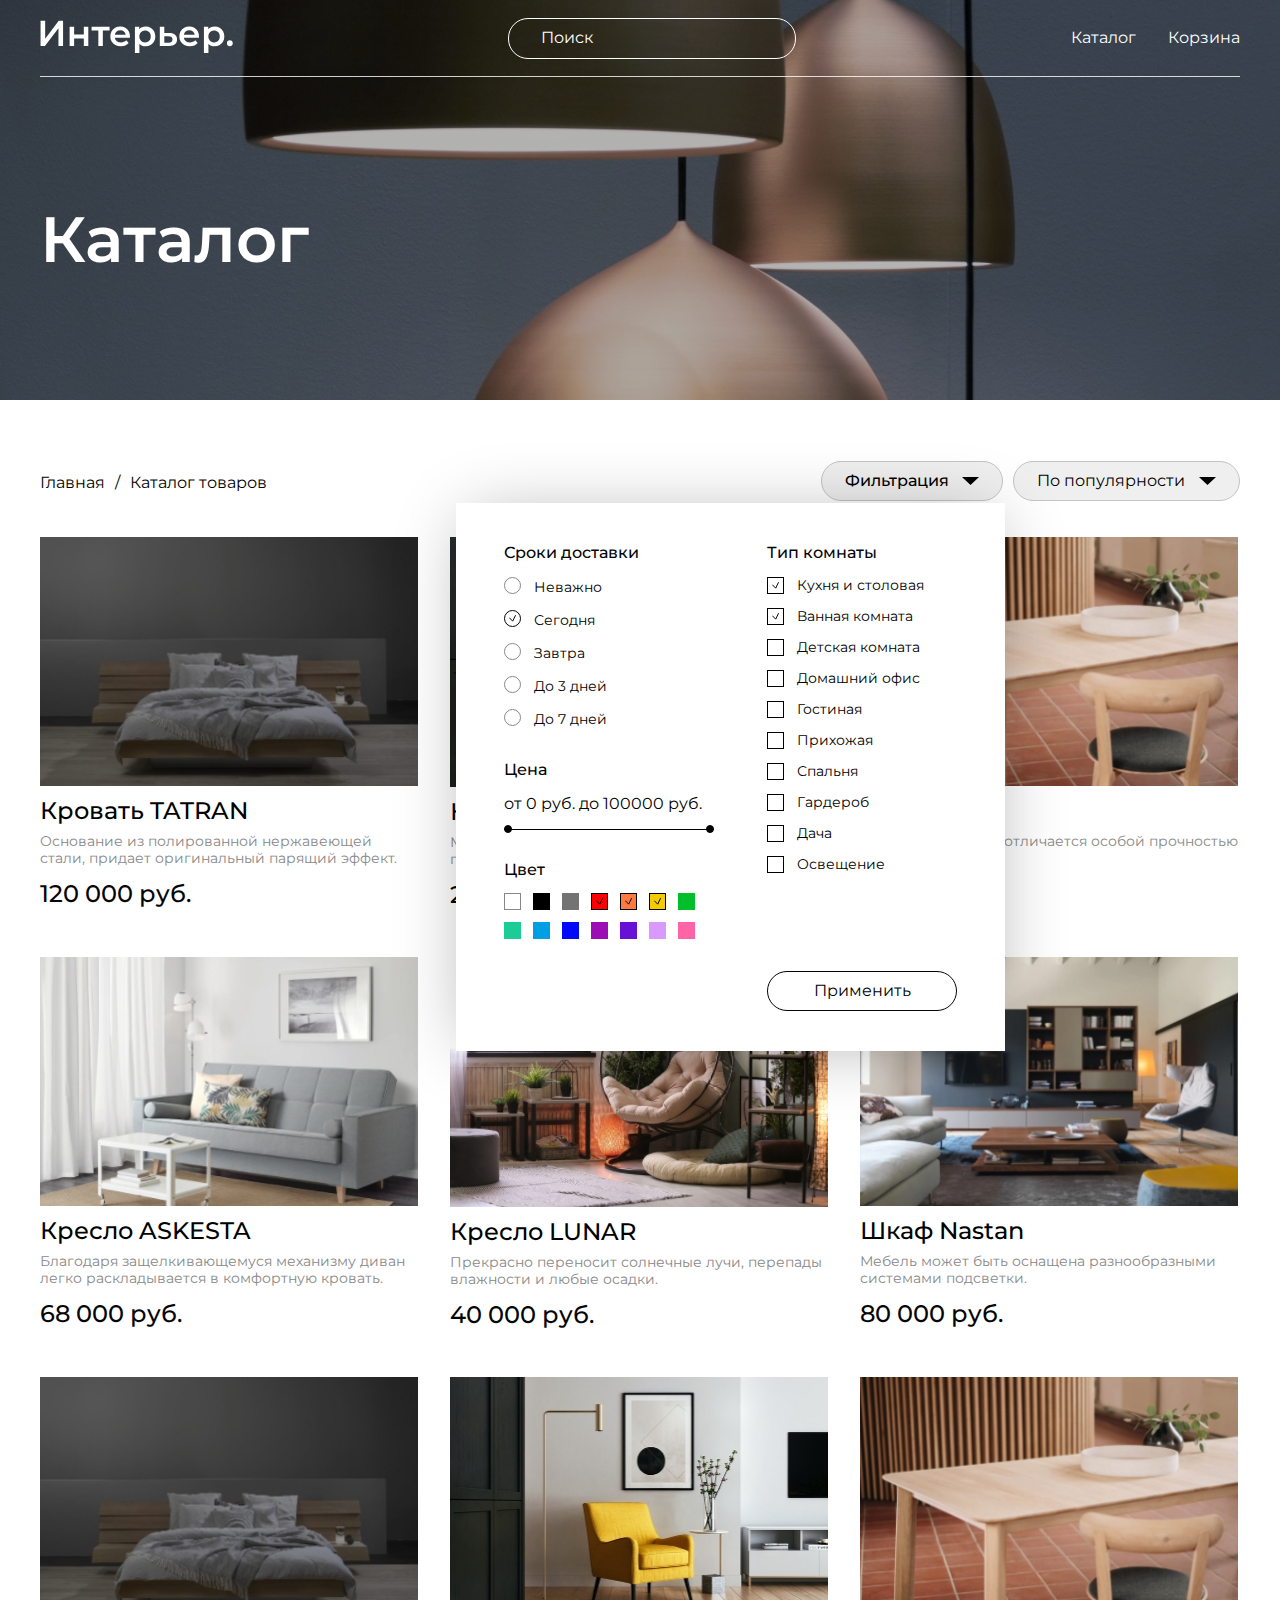
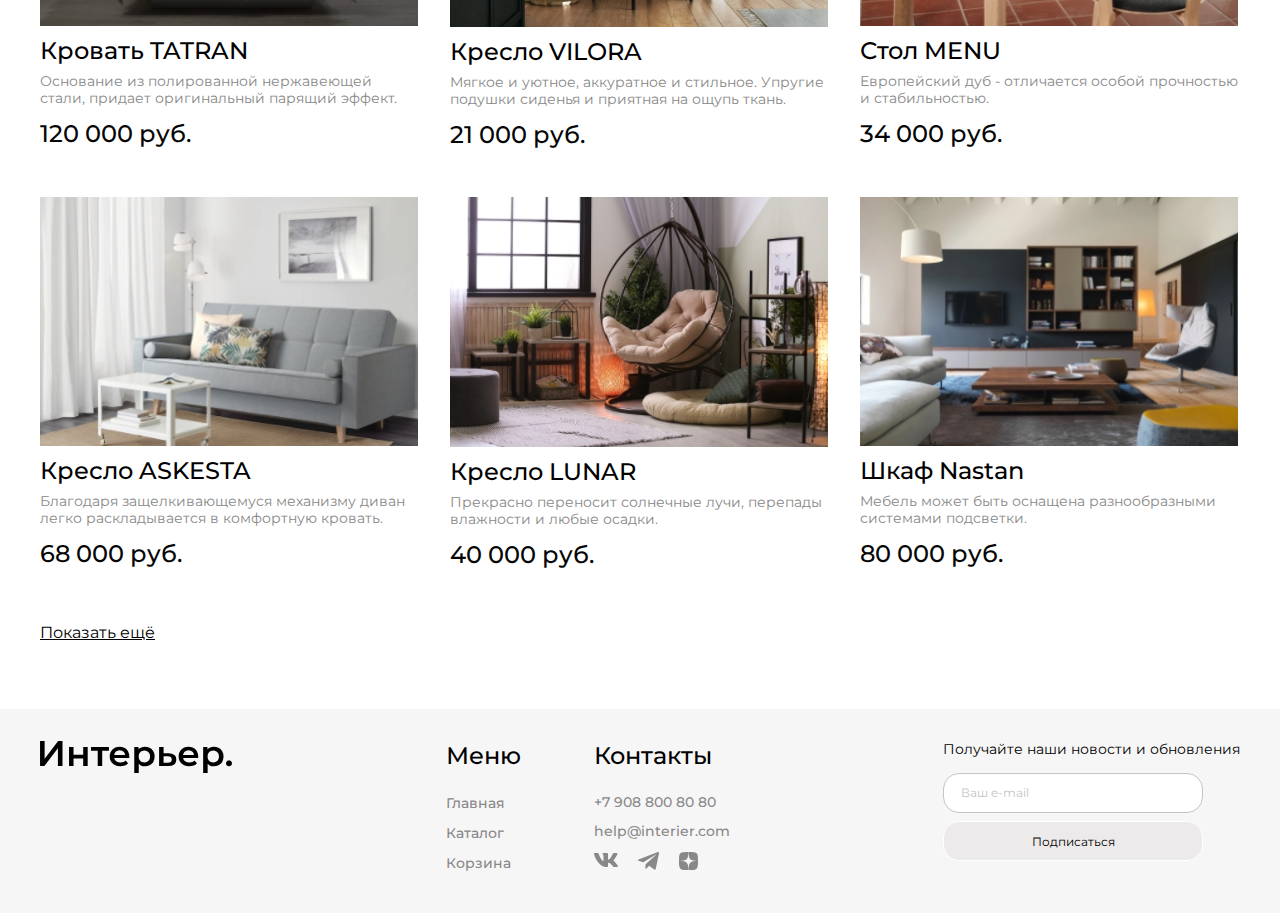
<file: catalog.html>
<!DOCTYPE html>
<html lang="en">
<head>
    <meta charset="UTF-8">
    <meta name="viewport" content="width=device-width, initial-scale=1.0">
    <title>Document</title>
    <link rel="preconnect" href="https://fonts.googleapis.com">
    <link rel="preconnect" href="https://fonts.gstatic.com" crossorigin>
    <link href="https://fonts.googleapis.com/css2?family=Montserrat:ital,wght@0,100..900;1,100..900&display=swap" rel="stylesheet">
    <link rel="stylesheet" href="style.css">
</head>
<body>
    <section class="head center">
        <header class = "header header_border">
            <a href="index.html">
                <img class = "header__logo" src="images/logo.svg" alt="Логотип">
            </a>
            <input placeholder="Поиск" class = "header__input" type="text">
            <nav class = "head__nav">
                <ul class="head__nav-ul">
                    <li>
                        <a class = "head__nav-menu head__nav-menu_hover" href="catalog.html">Каталог</a>
                    </li>
                    <li>
                        <a class = "head__nav-menu head__nav-menu_hover" href="bag.html">Корзина</a>  
                    </li>
                </ul>  
            </nav>
            <div class="menu-mobile">
                <a href="#">
                 <svg width="19.000000" height="19.000000" viewBox="0 0 19 19" fill="none" xmlns="http://www.w3.org/2000/svg" xmlns:xlink="http://www.w3.org/1999/xlink">
                     <desc>
                             Created with Pixso.
                     </desc>
                     <defs>
                         <clipPath id="clip310_614">
                             <rect id="gg:search" rx="0.000000" width="18.000000" height="18.000000" transform="translate(0.500000 0.500000)" fill="white" fill-opacity="0"/>
                         </clipPath>
                     </defs>
                     <rect id="gg:search1" rx="0.000000" width="18.000000" height="18.000000" transform="translate(0.500000 0.500000)" fill="#FFFFFF" fill-opacity="0"/>
                     <g clip-path="url(#clip310_614)">
                         <path id="Vector1" d="M14.5 11.42C15.48 10.15 15.95 8.55 15.8 6.94C15.65 5.34 14.89 3.85 13.68 2.79C12.48 1.72 10.91 1.16 9.3 1.21C7.69 1.26 6.16 1.92 5.02 3.06C3.88 4.2 3.21 5.73 3.16 7.34C3.11 8.95 3.68 10.52 4.74 11.73C5.81 12.94 7.3 13.69 8.9 13.84C10.51 14 12.11 13.53 13.38 12.54L13.41 12.57L16.77 15.93C16.85 16.01 16.93 16.06 17.03 16.1C17.13 16.14 17.23 16.16 17.33 16.16C17.44 16.16 17.54 16.14 17.64 16.1C17.73 16.06 17.82 16.01 17.89 15.93C17.97 15.86 18.02 15.77 18.06 15.68C18.1 15.58 18.12 15.48 18.12 15.37C18.12 15.27 18.1 15.17 18.06 15.07C18.02 14.97 17.97 14.89 17.89 14.81L14.53 11.45C14.52 11.44 14.51 11.43 14.5 11.42ZM12.85 4.18C13.3 4.62 13.66 5.14 13.9 5.72C14.14 6.3 14.27 6.92 14.27 7.54C14.28 8.17 14.15 8.79 13.91 9.37C13.68 9.95 13.33 10.48 12.88 10.92C12.44 11.37 11.91 11.72 11.33 11.96C10.75 12.19 10.13 12.32 9.5 12.31C8.88 12.31 8.26 12.18 7.68 11.94C7.1 11.7 6.58 11.34 6.14 10.89C5.26 10 4.77 8.8 4.77 7.54C4.78 6.29 5.28 5.09 6.16 4.2C7.05 3.32 8.25 2.82 9.5 2.81C10.76 2.81 11.96 3.3 12.85 4.18Z" fill="#FFFFFF" fill-opacity="1.000000" fill-rule="evenodd"/>
                         <path id="Vector2" d="M16 8.15Q16.06 7.55 16 6.93Q15.94 6.3 15.77 5.72Q15.6 5.13 15.32 4.57Q15.03 4.02 14.66 3.53Q14.28 3.05 13.82 2.64Q13.35 2.23 12.82 1.92Q12.29 1.6 11.71 1.39Q11.12 1.18 10.52 1.08Q9.91 0.99 9.29 1.01Q8.67 1.03 8.07 1.16Q7.47 1.29 6.9 1.54Q6.33 1.79 5.82 2.13Q5.32 2.48 4.88 2.92Q4.43 3.36 4.09 3.86Q3.75 4.37 3.5 4.94Q3.25 5.51 3.12 6.11Q2.98 6.71 2.96 7.33Q2.94 7.96 3.04 8.56Q3.13 9.17 3.34 9.75Q3.56 10.34 3.87 10.87Q4.18 11.39 4.59 11.86Q5 12.33 5.49 12.7Q5.97 13.08 6.53 13.36Q7.08 13.64 7.67 13.81Q8.26 13.99 8.88 14.04Q9.5 14.1 10.11 14.04Q10.72 13.99 11.32 13.81Q11.92 13.64 12.47 13.36Q12.93 13.12 13.36 12.8L16.63 16.07Q16.7 16.14 16.78 16.2Q16.86 16.25 16.95 16.29Q17.04 16.33 17.14 16.35Q17.23 16.36 17.33 16.36Q17.43 16.36 17.53 16.35Q17.62 16.33 17.71 16.29Q17.8 16.25 17.88 16.2Q17.96 16.14 18.03 16.07Q18.1 16 18.16 15.92Q18.21 15.84 18.25 15.75Q18.29 15.66 18.31 15.57Q18.32 15.47 18.32 15.37Q18.32 15.27 18.31 15.18Q18.29 15.08 18.25 14.99Q18.21 14.9 18.16 14.82Q18.1 14.74 18.03 14.67L14.76 11.4Q15.08 10.97 15.32 10.51Q15.59 9.96 15.77 9.36Q15.94 8.76 16 8.15ZM14.5 11.42C15.48 10.15 15.95 8.55 15.8 6.94C15.65 5.34 14.89 3.85 13.68 2.79C12.48 1.72 10.91 1.16 9.3 1.21C7.69 1.26 6.16 1.92 5.02 3.06C3.88 4.2 3.21 5.73 3.16 7.34C3.11 8.95 3.68 10.52 4.74 11.73C5.81 12.94 7.3 13.69 8.9 13.84C10.51 14 12.11 13.53 13.38 12.54L13.41 12.57L16.77 15.93C16.85 16.01 16.93 16.06 17.03 16.1C17.13 16.14 17.23 16.16 17.33 16.16C17.44 16.16 17.54 16.14 17.64 16.1C17.73 16.06 17.82 16.01 17.89 15.93C17.97 15.86 18.02 15.77 18.06 15.68C18.1 15.58 18.12 15.48 18.12 15.37C18.12 15.27 18.1 15.17 18.06 15.07C18.02 14.97 17.97 14.89 17.89 14.81L14.53 11.45C14.52 11.44 14.51 11.43 14.5 11.42ZM12.85 4.18C13.3 4.62 13.66 5.14 13.9 5.72C14.14 6.3 14.27 6.92 14.27 7.54C14.28 8.17 14.15 8.79 13.91 9.37C13.68 9.95 13.33 10.48 12.88 10.92C12.44 11.37 11.91 11.72 11.33 11.96C10.75 12.19 10.13 12.32 9.5 12.31C8.88 12.31 8.26 12.18 7.68 11.94C7.1 11.7 6.58 11.34 6.14 10.89C5.26 10 4.77 8.8 4.77 7.54C4.78 6.29 5.28 5.09 6.16 4.2C7.05 3.32 8.25 2.82 9.5 2.81C10.76 2.81 11.96 3.3 12.85 4.18ZM13.29 5.01Q13.54 5.38 13.72 5.8Q13.89 6.22 13.98 6.65Q14.07 7.09 14.07 7.54Q14.07 8 13.99 8.44Q13.9 8.88 13.73 9.3Q13.56 9.72 13.31 10.09Q13.06 10.46 12.74 10.78Q12.42 11.1 12.05 11.35Q11.68 11.6 11.26 11.77Q10.83 11.94 10.4 12.03Q9.96 12.12 9.5 12.11Q9.05 12.11 8.61 12.02Q8.18 11.93 7.76 11.76Q7.34 11.58 6.97 11.33Q6.6 11.08 6.28 10.75Q5.96 10.43 5.72 10.06Q5.48 9.7 5.31 9.28Q5.14 8.86 5.06 8.43Q4.97 8 4.97 7.54Q4.97 7.09 5.06 6.66Q5.15 6.23 5.32 5.81Q5.5 5.4 5.74 5.03Q5.99 4.66 6.31 4.35Q6.62 4.03 6.99 3.78Q7.36 3.54 7.77 3.36Q8.19 3.19 8.62 3.1Q9.05 3.02 9.5 3.01Q9.95 3.01 10.39 3.1Q10.82 3.18 11.24 3.35Q11.66 3.52 12.02 3.76Q12.39 4 12.71 4.32Q13.04 4.64 13.29 5.01Z" fill="#FFFFFF" fill-opacity="1.000000" fill-rule="evenodd"/>
                     </g>
                 </svg>
                 
                </a>
                <a class="menu-mobile__catalog" href="catalog.html">
                 <svg width="19.199463" height="19.199951" viewBox="0 0 19.1995 19.2" fill="none" xmlns="http://www.w3.org/2000/svg" xmlns:xlink="http://www.w3.org/1999/xlink">
                     <desc>
                             Created with Pixso.
                     </desc>
                     <defs/>
                     <rect id="Rectangle-46" width="4.571429" height="4.571429" fill="#FFFFFF" fill-opacity="1.000000"/>
                     <rect id="Rectangle-41" y="7.314209" width="4.571429" height="4.571429" fill="#FFFFFF" fill-opacity="1.000000"/>
                     <rect id="Rectangle-47" y="14.628540" width="4.571429" height="4.571428" fill="#FFFFFF" fill-opacity="1.000000"/>
                     <rect id="Rectangle-48" x="7.313477" y="7.314209" width="4.571429" height="4.571429" fill="#FFFFFF" fill-opacity="1.000000"/>
                     <rect id="Rectangle-45" x="7.313477" y="14.628540" width="4.571429" height="4.571428" fill="#FFFFFF" fill-opacity="1.000000"/>
                     <rect id="Rectangle-49" x="7.313477" width="4.571429" height="4.571429" fill="#FFFFFF" fill-opacity="1.000000"/>
                     <rect id="Rectangle-42" x="14.627930" y="7.314209" width="4.571428" height="4.571429" fill="#FFFFFF" fill-opacity="1.000000"/>
                     <rect id="Rectangle-44" x="14.627930" y="14.628540" width="4.571428" height="4.571428" fill="#FFFFFF" fill-opacity="1.000000"/>
                     <rect id="Rectangle-43" x="14.627930" width="4.571428" height="4.571429" fill="#FFFFFF" fill-opacity="1.000000"/>
                 </svg>
                 
                </a>
                <a class="menu-mobile__bag" href="bag.html">
                 <svg width="25.000000" height="25.000000" viewBox="0 0 25 25" fill="none" xmlns="http://www.w3.org/2000/svg" xmlns:xlink="http://www.w3.org/1999/xlink">
                     <desc>
                             Created with Pixso.
                     </desc>
                     <defs>
                         <clipPath id="clip310_618">
                             <rect id="jam:shopping-cart1" rx="0.000000" width="24.000000" height="24.000000" transform="matrix(-1 0 0 1 25.5 0.5)" fill="white" fill-opacity="0"/>
                         </clipPath>
                     </defs>
                     <rect id="jam:shopping-cart2" rx="0.000000" width="24.000000" height="24.000000" transform="matrix(-1 0 0 1 25.5 0.5)" fill="#FFFFFF" fill-opacity="0"/>
                     <g clip-path="url(#clip310_618)">
                         <path id="Vector3" d="M14.58 20.83C15.13 20.83 15.66 20.61 16.05 20.22C16.44 19.83 16.66 19.3 16.66 18.75C16.66 18.19 16.44 17.66 16.05 17.27C15.66 16.88 15.13 16.66 14.58 16.66C14.03 16.66 13.5 16.88 13.11 17.27C12.71 17.66 12.5 18.19 12.5 18.75C12.5 19.3 12.71 19.83 13.11 20.22C13.5 20.61 14.03 20.83 14.58 20.83ZM7.29 20.83C7.84 20.83 8.37 20.61 8.76 20.22C9.15 19.83 9.37 19.3 9.37 18.75C9.37 18.19 9.15 17.66 8.76 17.27C8.37 16.88 7.84 16.66 7.29 16.66C6.73 16.66 6.2 16.88 5.81 17.27C5.42 17.66 5.2 18.19 5.2 18.75C5.2 19.3 5.42 19.83 5.81 20.22C6.2 20.61 6.73 20.83 7.29 20.83ZM20.87 6.16C21.13 6.16 21.37 6.05 21.56 5.86C21.74 5.67 21.84 5.42 21.84 5.16C21.84 4.9 21.74 4.65 21.56 4.47C21.37 4.28 21.13 4.17 20.87 4.16L19.67 4.16C18.73 4.16 17.92 4.81 17.71 5.73L16.41 11.61C16.2 12.52 15.39 13.18 14.45 13.18L6.63 13.18L5.12 7.17L14.86 7.17C15.12 7.15 15.36 7.04 15.54 6.86C15.72 6.67 15.82 6.42 15.82 6.16C15.82 5.91 15.72 5.66 15.54 5.47C15.36 5.29 15.12 5.18 14.86 5.16L5.12 5.16C4.82 5.16 4.52 5.23 4.25 5.37C3.97 5.5 3.73 5.69 3.54 5.93C3.36 6.17 3.23 6.45 3.16 6.75C3.1 7.05 3.11 7.36 3.18 7.65L4.68 13.66C4.79 14.1 5.04 14.48 5.39 14.76C5.75 15.03 6.18 15.18 6.63 15.18L14.45 15.18C15.36 15.18 16.25 14.87 16.96 14.3C17.67 13.73 18.17 12.93 18.36 12.04L19.67 6.16L20.87 6.16Z" fill="#FFFFFF" fill-opacity="1.000000" fill-rule="nonzero"/>
                     </g>
                 </svg>
                 
                </a>
             </div>
        </header> 
        <h1 class = "head__title" >Каталог</h1>
    </section>
    <div class="filter center">
        <form action="#" method="get" class="filter__form">
            <div class="filter__form-content">
                <div class="filter__form-left form">
                    <fieldset class="form__delivery">
                        <legend class="form__legend">Сроки доставки</legend>
                        <div class="form__delivery-content">
                            <div class="form__delivery-radio">
                                <input class="form__delivery-input" type="radio" id="nomatter" name="radio">
                                <label class="form__label form__delivery-label" for="nomatter">Неважно</label>
                            </div>
                            <div class="form__delivery-radio">
                                <input class="form__delivery-input" type="radio" checked id="today" name="radio">
                                <label class="form__label form__delivery-label" for="today">Сегодня</label>
                            </div>
                            <div class="form__delivery-radio">
                                <input class="form__delivery-input" type="radio" id="yesterday" name="radio">
                                <label class="form__label form__delivery-label" for="yesterday">Завтра</label>
                            </div>
                            <div class="form__delivery-radio">
                                <input class="form__delivery-input" type="radio" id="3days" name="radio">
                                <label class="form__label form__delivery-label" for="3days">До 3 дней</label>
                            </div>
                            <div class="form__delivery-radio">
                                <input class="form__delivery-input" type="radio" id="7days" name="radio">
                                <label class="form__label form__delivery-label" for="7days">До 7 дней</label>
                            </div>
                        </div>
                    </fieldset>
                    <fieldset class="form__price">
                        <legend class="form__legend">Цена</legend>
                        <div class="form__slider">
                            <label class="form__slider-label">от 0 руб. до 100000 руб.</label>
                            <input class="form__slider-input form__slider-input_min" value="1" type="range" min="0" max="100000">
                            <input class="form__slider-input form__slider-input_max" value="100000" type="range" min="0" max="100000">
                        </div>
                    </fieldset>
                    <fieldset class="form__color">
                        <legend class="form__legend">Цвет</legend>
                        <div class="form__color-content color">
                            <div class="color__content-top">
                                <div class="form__color-checkbox checkbox">
                                    <input class="form__color-input" type="checkbox" id="white" name="color">
                                    <label class="form__label form__color-label form__color-label_white" for="white"></label>
                                </div>
                                <div class="form__color-checkbox checkbox">
                                    <input class="form__color-input form__color-input_black" type="checkbox" id="black" name="color">
                                    <label class="form__label form__color-label form__color-label_black" for="black"></label>
                                </div>
                                <div class="form__color-checkbox checkbox">
                                    <input class="form__color-input form__color-input_grey" type="checkbox" id="grey" name="color">
                                    <label class="form__label form__color-label form__color-label_grey" for="grey"></label>
                                </div>
                                <div class="form__color-checkbox checkbox">
                                    <input class="form__color-input"  type="checkbox" checked id="red" name="color">
                                    <label class="form__label form__color-label form__color-label_red" for="red"></label>
                                </div>
                                <div class="form__color-checkbox checkbox">
                                    <input class="form__color-input" type="checkbox" checked id="orange" name="color">
                                    <label class="form__label form__color-label form__color-label_orange" for="orange"></label>
                                </div>
                                <div class="form__color-checkbox checkbox">
                                    <input class="form__color-input" type="checkbox" checked id="yellow" name="color">
                                    <label class="form__label form__color-label form__color-label_yellow" for="yellow"></label>
                                </div>
                                <div class="form__color-checkbox checkbox">
                                    <input class="form__color-input" type="checkbox" id="green" name="color">
                                    <label class="form__label form__color-label form__color-label_green" for="green"></label>
                                </div>
                            </div>
                            <div class="color__content-bottom">
                                <div class="form__color-checkbox checkbox">
                                    <input class="form__color-input" type="checkbox" id="lightblue" name="color">
                                    <label class="form__label form__color-label form__color-label_lightblue" for="lightblue"></label>
                                </div>
                                <div class="form__color-checkbox checkbox">
                                    <input class="form__color-input" type="checkbox" id="blue" name="color">
                                    <label class="form__label form__color-label form__color-label_blue" for="blue"></label>
                                </div>
                                <div class="form__color-checkbox checkbox">
                                    <input class="form__color-input" type="checkbox" id="darkblue" name="color">
                                    <label class="form__label form__color-label form__color-label_darkblue" for="darkblue"></label>
                                </div>
                                <div class="form__color-checkbox checkbox">
                                    <input class="form__color-input" type="checkbox" id="purple" name="color">
                                    <label class="form__label form__color-label form__color-label_purple" for="purple"></label>
                                </div>
                                <div class="form__color-checkbox checkbox">
                                    <input class="form__color-input" type="checkbox" id="darkpurple" name="color">
                                    <label class="form__label form__color-label form__color-label_darkpurple" for="darkpurple"></label>
                                </div>
                                <div class="form__color-checkbox checkbox">
                                    <input class="form__color-input" type="checkbox" id="lightpurple" name="color">
                                    <label class="form__label form__color-label form__color-label_lightpurple" for="lightpurple"></label>
                                </div>
                                <div class="form__color-checkbox checkbox">
                                    <input class="form__color-input" type="checkbox" id="pink" name="color">
                                    <label class="form__label form__color-label form__color-label_pink" for="pink"></label>
                                </div>
                            </div>
                        </div>
                    </fieldset>
                </div>
                <div class="filter__form-right form">
                    <fieldset class="form__room">
                        <legend class="form__legend">Тип комнаты</legend>
                        <div class="form__room-content">
                            <div class="form__room-checkbox checkbox">
                                <input class="form__room-input" type="checkbox" checked id="kitchen" name="room">
                                <label class="form__label form__room-label" for="kitchen">Кухня и столовая</label>
                            </div>
                            <div class="form__room-checkbox checkbox">
                                <input class="form__room-input" type="checkbox" checked id="bathroom" name="room">
                                <label class="form__label form__room-label" for="bathroom">Ванная комната</label>
                            </div>
                            <div class="form__room-checkbox checkbox">
                                <input class="form__room-input" type="checkbox" id="kidroom" name="room">
                                <label class="form__label form__room-label" for="kidroom">Детская комната</label>
                            </div>
                            <div class="form__room-checkbox checkbox">
                                <input class="form__room-input" type="checkbox" id="homeoffice" name="room">
                                <label class="form__label form__room-label" for="homeoffice">Домашний офис</label>
                            </div>
                            <div class="form__room-checkbox checkbox">
                                <input class="form__room-input" type="checkbox" id="lounge" name="room">
                                <label class="form__label form__room-label" for="lounge">Гостиная</label>
                            </div>
                            <div class="form__room-checkbox checkbox">
                                <input class="form__room-input" type="checkbox" id="hallway" name="room">
                                <label class="form__label form__room-label" for="hallway">Прихожая</label>
                            </div>
                            <div class="form__room-checkbox checkbox">
                                <input class="form__room-input" type="checkbox" id="bedroom" name="room">
                                <label class="form__label form__room-label" for="bedroom">Спальня</label>
                            </div>
                            <div class="form__room-checkbox checkbox">
                                <input class="form__room-input" type="checkbox" id="wardrobe" name="room">
                                <label class="form__label form__room-label" for="wardrobe">Гардероб</label>
                            </div>
                            <div class="form__room-checkbox checkbox">
                                <input class="form__room-input" type="checkbox" id="dacha" name="room">
                                <label class="form__label form__room-label" for="dacha">Дача</label>
                            </div>
                            <div class="form__room-checkbox checkbox">
                                <input class="form__room-input" type="checkbox" id="lighting" name="room">
                                <label class="form__label form__room-label" for="lighting">Освещение</label>
                            </div>
                        </div>
                    </fieldset>
                    <button class="form__button form__button_hover" type="submit">Применить</button>
                </div>
            </div>
        </form>
        <div class="filter__container">
            <div class="filter-nav">
                <a class = "filter-nav__link filter-nav__link_hover" href="index.html">Главная</a>
                <span>/</span>
                <a class = "filter-nav__link filter-nav__link_hover" href="catalog.html"> Каталог товаров</a>  
            </div>
            <div class="filter-button">
                <select class="filter-button__element">
                    <option value="">
                        Фильтрация
                    </option>
                </select>
                <select class="filter-button__order">
                    <option value="">
                        По популярности
                    </option>
                    <option value="">
                        Сперва новые
                    </option>
                </select>
            </div>
        </div>
    </div>
    <div class = "product-box product-box_margin center">
        <div class="product-content">
            <article class = "product"> 
                <div class="product__item-box">
                    <a href="#" class="product__item">
                        <img src="images/catalog__bag_hover.svg" alt="bag">
                    </a>
                    <a href="#" class="product__item">
                        <img src="images/catalog__heart_hover.svg" alt="favorites">
                    </a>
                </div>
                <img class = "product__img" src="images/catalog_tatran.jpeg" alt="Кровать TATRAN">
                <h3 class = "product__name">Кровать TATRAN</h3>
                <p class ="product__text" >Основание из полированной нержавеющей стали, придает оригинальный парящий эффект.</p>
                <p class = "product__price" >120 000 руб.</p>
            </article>
            <article class = "product">
                <div class="product__item-box">
                    <a href="#" class="product__item">
                        <img src="images/catalog__bag_hover.svg" alt="bag">
                    </a>
                    <a href="#" class="product__item">
                        <img src="images/catalog__heart_hover.svg" alt="favorites">
                    </a>
                </div>
                <img class = "product__img" src="images/catalog_vilora.jpeg" alt="Кресло VILORA">
                <h3 class = "product__name">Кресло VILORA</h3>
                <p class ="product__text" >Мягкое и уютное, аккуратное и стильное. Упругие подушки сиденья и приятная на ощупь ткань. </p>
                <p class = "product__price" >21 000 руб.</p>
            </article>
            <article class = "product">
                <div class="product__item-box">
                    <a href="#" class="product__item">
                        <img src="images/catalog__bag_hover.svg" alt="bag">
                    </a>
                    <a href="#" class="product__item">
                        <img src="images/catalog__heart_hover.svg" alt="favorites">
                    </a>
                </div>
                <img class = "product__img" src="images/catalog_menu.jpeg" alt="Стол MENU">
                <h3 class = "product__name">Стол MENU</h3>
                <p class ="product__text" >Европейский дуб - отличается особой прочностью и стабильностью.</p>
                <p class = "product__price" >34 000 руб.</p>
            </article>
            <article class = "product">
                <div class="product__item-box">
                    <a href="#" class="product__item">
                        <img src="images/catalog__bag_hover.svg" alt="bag">
                    </a>
                    <a href="#" class="product__item">
                        <img src="images/catalog__heart_hover.svg" alt="favorites">
                    </a>
                </div> 
                <img class = "product__img" src="images/catalog_askesta.jpeg" alt="Кресло ASKESTA">
                <h3 class = "product__name">Кресло ASKESTA</h3>
                <p class ="product__text" >Благодаря защелкивающемуся механизму диван легко раскладывается в комфортную кровать.</p>
                <p class = "product__price" >68 000 руб.</p>
            </article>
            <article class = "product">
                <div class="product__item-box">
                    <a href="#" class="product__item">
                        <img src="images/catalog__bag_hover.svg" alt="bag">
                    </a>
                    <a href="#" class="product__item">
                        <img src="images/catalog__heart_hover.svg" alt="favorites">
                    </a>
                </div>
                <img class = "product__img" src="images/catalog_lunar.jpeg" alt="Стол NORMAN">
                <h3 class = "product__name">Кресло LUNAR</h3>
                <p class ="product__text" >Прекрасно переносит солнечные лучи, перепады влажности и любые осадки.</p>
                <p class = "product__price" >40 000 руб.</p>
            </article>
            <article class = "product">
                <div class="product__item-box">
                    <a href="#" class="product__item">
                        <img src="images/catalog__bag_hover.svg" alt="bag">
                    </a>
                    <a href="#" class="product__item">
                        <img src="images/catalog__heart_hover.svg" alt="favorites">
                    </a>
                </div>
                <img class = "product__img" src="images/catalog_nastan.jpeg" alt="Диван NASTAN">
                <h3 class = "product__name">Шкаф Nastan</h3>
                <p class ="product__text" >Мебель может быть оснащена разнообразными системами подсветки.</p>
                <p class = "product__price" >80 000 руб.</p>
            </article>
            <article class = "product"> 
                <div class="product__item-box">
                    <a href="#" class="product__item">
                        <img src="images/catalog__bag_hover.svg" alt="bag">
                    </a>
                    <a href="#" class="product__item">
                        <img src="images/catalog__heart_hover.svg" alt="favorites">
                    </a>
                </div>
                <img class = "product__img" src="images/catalog_tatran.jpeg" alt="Кровать TATRAN">
                <h3 class = "product__name">Кровать TATRAN</h3>
                <p class ="product__text" >Основание из полированной нержавеющей стали, придает оригинальный парящий эффект.</p>
                <p class = "product__price" >120 000 руб.</p>
            </article>
            <article class = "product">
                <div class="product__item-box">
                    <a href="#" class="product__item">
                        <img src="images/catalog__bag_hover.svg" alt="bag">
                    </a>
                    <a href="#" class="product__item">
                        <img src="images/catalog__heart_hover.svg" alt="favorites">
                    </a>
                </div>
                <img class = "product__img" src="images/catalog_vilora.jpeg" alt="Кресло VILORA">
                <h3 class = "product__name">Кресло VILORA</h3>
                <p class ="product__text" >Мягкое и уютное, аккуратное и стильное. Упругие подушки сиденья и приятная на ощупь ткань. </p>
                <p class = "product__price" >21 000 руб.</p>
            </article>
            <article class = "product">
                <div class="product__item-box">
                    <a href="#" class="product__item">
                        <img src="images/catalog__bag_hover.svg" alt="bag">
                    </a>
                    <a href="#" class="product__item">
                        <img src="images/catalog__heart_hover.svg" alt="favorites">
                    </a>
                </div>
                <img class = "product__img" src="images/catalog_menu.jpeg" alt="Стол MENU">
                <h3 class = "product__name">Стол MENU</h3>
                <p class ="product__text" >Европейский дуб - отличается особой прочностью и стабильностью.</p>
                <p class = "product__price" >34 000 руб.</p>
            </article>
            <article class = "product">
                <div class="product__item-box">
                    <a href="#" class="product__item">
                        <img src="images/catalog__bag_hover.svg" alt="bag">
                    </a>
                    <a href="#" class="product__item">
                        <img src="images/catalog__heart_hover.svg" alt="favorites">
                    </a>
                </div> 
                <img class = "product__img" src="images/catalog_askesta.jpeg" alt="Кресло ASKESTA">
                <h3 class = "product__name">Кресло ASKESTA</h3>
                <p class ="product__text" >Благодаря защелкивающемуся механизму диван легко раскладывается в комфортную кровать.</p>
                <p class = "product__price" >68 000 руб.</p>
            </article>
            <article class = "product">
                <div class="product__item-box">
                    <a href="#" class="product__item">
                        <img src="images/catalog__bag_hover.svg" alt="bag">
                    </a>
                    <a href="#" class="product__item">
                        <img src="images/catalog__heart_hover.svg" alt="favorites">
                    </a>
                </div>
                <img class = "product__img" src="images/catalog_lunar.jpeg" alt="Стол NORMAN">
                <h3 class = "product__name">Кресло LUNAR</h3>
                <p class ="product__text" >Прекрасно переносит солнечные лучи, перепады влажности и любые осадки.</p>
                <p class = "product__price" >40 000 руб.</p>
            </article>
            <article class = "product">
                <div class="product__item-box">
                    <a href="#" class="product__item">
                        <img src="images/catalog__bag_hover.svg" alt="bag">
                    </a>
                    <a href="#" class="product__item">
                        <img src="images/catalog__heart_hover.svg" alt="favorites">
                    </a>
                </div>
                <img class = "product__img" src="images/catalog_nastan.jpeg" alt="Диван NASTAN">
                <h3 class = "product__name">Шкаф Nastan</h3>
                <p class ="product__text" >Мебель может быть оснащена разнообразными системами подсветки.</p>
                <p class = "product__price" >80 000 руб.</p>
            </article>
        </div>
    </div>
    <div class="product-link center">
        <a class = "product-link__btn product-link__btn_hover" href="catalog.html">Показать ещё</a> 
    </div>
    <footer class = "footer center">
        <img class = "footer__logo" src="images/logo2.svg" alt="Логотип">
        <div class="footer__info">
            <div class="nav footer__item">
                <h4 class = "footer__title" >Меню</h4>
                <nav class = "footer__nav ">
                    <ul class="footer__nav-ul">
                        <li>
                            <a class = "footer__nav-links footer__nav-links_hover" href="index.html">Главная</a>
                        </li>
                        <li>
                            <a class = "footer__nav-links footer__nav-links_hover" href="catalog.html">Каталог</a>
                        </li>
                        <li>
                            <a class = "footer__nav-links footer__nav-links_hover" href="bag.html">Корзина</a>
                        </li>
                    </ul>
                </nav>
            </div>
            <div class="footer__item">
                <h4 class = "footer__title" >Контакты</h4>
                <a class = "footer__nav-links footer__nav-links_hover" href="#">+7 908 800 80 80</a>
                <a class = "footer__nav-links footer__nav-links_hover" href="#">help@interier.com</a>
                <div class="footer__icons">
                    <a href="#">
                        <svg class="footer__icon footer__icon_hover" width="24.000488" height="14.000000" viewBox="0 0 24.0005 14" fill="none" xmlns="http://www.w3.org/2000/svg" xmlns:xlink="http://www.w3.org/1999/xlink">
                            <defs/>
                            <path id="Vector6" d="M23.45 0.94C23.61 0.4 23.45 0 22.65 0L20.03 0C19.36 0 19.05 0.34 18.88 0.72C18.88 0.72 17.55 3.92 15.66 6C15.04 6.6 14.77 6.79 14.43 6.79C14.27 6.79 14.01 6.6 14.01 6.05L14.01 0.94C14.01 0.29 13.83 0 13.27 0L9.15 0C8.73 0 8.48 0.3 8.48 0.59C8.48 1.21 9.42 1.35 9.52 3.1L9.52 6.9C9.52 7.73 9.37 7.88 9.03 7.88C8.14 7.88 5.98 4.67 4.69 1C4.44 0.28 4.19 0 3.52 0L0.9 0C0.15 0 0 0.34 0 0.72C0 1.41 0.89 4.79 4.14 9.28C6.31 12.34 9.37 14 12.15 14C13.82 14 14.02 13.63 14.02 12.99L14.02 10.68C14.02 9.94 14.18 9.79 14.71 9.79C15.1 9.79 15.77 9.99 17.33 11.46C19.11 13.21 19.4 14 20.4 14L23.03 14C23.78 14 24.15 13.63 23.93 12.9C23.7 12.18 22.85 11.12 21.72 9.88C21.11 9.17 20.19 8.4 19.91 8.02C19.52 7.53 19.63 7.31 19.91 6.87C19.91 6.87 23.11 2.45 23.44 0.94L23.45 0.94Z" fill="#888888" fill-opacity="1.000000" fill-rule="evenodd"/>
                        </svg>
                    </a>
                    <a href="#">
                        <svg class="footer__icon footer__icon_hover" width="21.000000" height="17.675720" viewBox="0 0 21 17.6757" fill="none" xmlns="http://www.w3.org/2000/svg" xmlns:xlink="http://www.w3.org/1999/xlink">
                            <desc>
                                    Created with Pixso.
                            </desc>
                            <defs/>
                            <path id="Vector4" d="M19.29 0.2L0.69 7.41C-0.06 7.74 -0.32 8.42 0.5 8.78L5.28 10.31L16.82 3.14C17.45 2.69 18.09 2.81 17.54 3.3L7.63 12.32L7.31 16.14C7.6 16.73 8.13 16.73 8.47 16.44L11.21 13.83L15.91 17.37C17 18.02 17.59 17.6 17.83 16.41L20.91 1.74C21.23 0.28 20.68 -0.37 19.29 0.2Z" fill="#888888" fill-opacity="1.000000" fill-rule="nonzero"/>
                        </svg>
                        
                    </a>
                    <a href="#">
                        <svg class="footer__icon footer__icon_hover" width="19.000000" height="18.000000" viewBox="0 0 19 18" fill="none" xmlns="http://www.w3.org/2000/svg" xmlns:xlink="http://www.w3.org/1999/xlink">
                            <desc>
                                    Created with Pixso.
                            </desc>
                            <defs/>
                            <path id="Vector5" d="M11.33 10.73C9.83 12.19 9.73 14.01 9.6 18C13.52 18 16.23 17.98 17.62 16.7C18.98 15.37 19 12.69 19 9.09C14.79 9.22 12.87 9.32 11.33 10.73ZM0 9.09C0 12.69 0.01 15.37 1.37 16.7C2.76 17.98 5.47 18 9.39 18C9.26 14.01 9.16 12.19 7.66 10.73C6.12 9.32 4.2 9.21 0 9.09ZM9.39 0C5.48 0 2.76 0.01 1.37 1.29C0.01 2.62 0 5.31 0 8.9C4.2 8.77 6.12 8.67 7.66 7.26C9.16 5.8 9.26 3.98 9.39 0ZM11.33 7.26C9.83 5.8 9.73 3.98 9.6 0C13.52 0 16.23 0.01 17.62 1.29C18.98 2.62 19 5.31 19 8.9C14.79 8.77 12.87 8.67 11.33 7.26Z" fill="#888888" fill-opacity="1.000000" fill-rule="nonzero"/>
                        </svg>
                        
                    </a>
                </div>
            </div>
        </div>
        <form class = "footer__form" action="#">
            <p class = "footer__text" >Получайте наши новости и обновления</p>
            <input class = "footer__email" type="email" placeholder="Ваш e-mail">
            <button class = "footer__subscribe footer__subscribe_hover" >Подписаться</button>
        </form>
       </footer>
</body>
</html>
</file>
<file: style.css>
@charset "UTF-8";
* {
  margin: 0;
  padding: 0;
}

body {
  font-family: Montserrat;
}

a {
  text-decoration: none;
}

.center {
  padding-left: calc(50% - 600px);
  padding-right: calc(50% - 600px);
}

.top {
  height: 735px;
  background-image: url(images/top-bg.jpeg);
  background-repeat: no-repeat;
  background-position: center;
  background-size: cover;
}

.header {
  height: 76px;
  display: flex;
  justify-content: space-between;
  align-items: center;
  border-bottom: 0.5px solid rgba(255, 255, 255, 0.8);
}

.header__input {
  width: 288px;
  height: 41px;
  border: 1px solid rgb(255, 255, 255);
  border-radius: 20px;
  box-sizing: border-box;
  background: transparent;
  outline: none;
  padding-left: 32px;
  padding-right: 32px;
  font-size: 16px;
  font-weight: 400;
  line-height: 20px;
  letter-spacing: 0%;
  text-align: left;
  color: #fff;
}

.header__input::-moz-placeholder {
  font-family: Montserrat;
  color: #fff;
}

.header__input::placeholder {
  font-family: Montserrat;
  color: #fff;
}

.top__nav-ul {
  list-style-type: none;
  display: flex;
  gap: 32px;
}

.top__nav-menu {
  font-size: 16px;
  line-height: 20px;
  text-decoration: none;
  color: rgb(255, 255, 255);
  font-weight: 400;
  letter-spacing: 0%;
  text-align: left;
}

.top__nav-menu_hover:hover {
  text-decoration: underline;
}

.menu-mobile {
  display: none;
}

.main__title {
  font-weight: 600;
  font-size: 64px;
  line-height: 70px;
  margin-top: 64px;
  margin-bottom: 16px;
  max-width: 792px;
  color: rgb(255, 255, 255);
  letter-spacing: 0%;
  text-align: left;
}

.main__text {
  font-size: 24px;
  line-height: 32px;
  margin-bottom: 16px;
  color: rgb(255, 255, 255);
  font-weight: 400;
  letter-spacing: 0%;
  text-align: left;
}

.main__button {
  font-size: 16px;
  line-height: 24px;
  text-decoration: none;
  color: rgb(255, 255, 255);
  font-weight: 400;
  letter-spacing: 0%;
  text-align: left;
  text-decoration: underline;
  transition: 0.2s;
}

.main__button_hover:hover {
  text-decoration: none;
  color: rgb(136, 136, 136);
  font-family: Montserrat;
  font-size: 16px;
  font-weight: 400;
  line-height: 24px;
  letter-spacing: 0%;
  transition: 0.2s;
}

.for {
  margin-top: 64px;
}

.for-title {
  color: rgb(0, 0, 0);
  font-family: Montserrat;
  font-size: 48px;
  font-weight: 600;
  line-height: 59px;
  letter-spacing: 0%;
  margin-bottom: 32px;
}

.for-box {
  display: grid;
  gap: 32px;
  grid-template-columns: repeat(12, 1fr);
}

.for-box__item {
  height: 415px;
  grid-column: span 4;
  color: rgb(255, 255, 255);
  font-family: Montserrat;
  font-size: 34px;
  font-weight: 600;
  line-height: 41px;
  letter-spacing: 0%;
  text-align: center;
  display: flex;
  justify-content: center;
  align-items: center;
}

.for-box__item_big {
  grid-column: span 6;
}

.for-box__item_1 {
  background-image: url(images/for_1.jpeg);
}

.for-box__item_2 {
  background-image: url(images/for_2.jpeg);
}

.for-box__item_3 {
  background-image: url(images/for_3.jpeg);
}

.for-box__item_4 {
  background-image: url(images/for_4.jpeg);
}

.for-box__item_5 {
  background-image: url(images/for_5.jpeg);
}

.product-box {
  margin-top: 64px;
  margin-bottom: 20px;
}

.product-box__title {
  font-weight: 600;
  font-size: 48px;
  line-height: 59px;
  color: #000;
  margin-bottom: 32px;
}

.product-content {
  display: flex;
  gap: 32px;
  flex-wrap: wrap;
  row-gap: 48px;
}

.product {
  max-width: 378px;
  display: flex;
  flex-direction: column;
  position: relative;
}

.product__item-box {
  display: flex;
  position: absolute;
  right: 0;
  padding-top: 10px;
  padding-right: 10px;
  box-sizing: border-box;
  display: none;
}

.product:hover .product__item-box {
  display: block;
  display: flex;
  gap: 21px;
}

.product__name {
  font-weight: 500;
  font-size: 24px;
  line-height: 29px;
  color: #000;
  margin-bottom: 8px;
  margin-top: 10px;
}

.product__price {
  display: flex;
  flex-direction: row;
  flex-wrap: wrap;
  justify-content: space-between;
  gap: 32px;
}

.product__text {
  font-size: 14px;
  line-height: 17px;
  color: #888;
  margin-bottom: 12px;
}

.product__price {
  font-weight: 500;
  font-size: 24px;
  line-height: 29px;
  color: #050505;
}

.product__price-content_sale {
  font-weight: 500;
  font-size: 24px;
  line-height: 29px;
  text-decoration-line: line-through;
  color: #888;
}

.product-content__price--sale {
  text-decoration-line: line-through;
  color: #888;
}

.link {
  padding-bottom: 64px;
}

.link__box {
  color: rgb(0, 0, 0);
  font-size: 16px;
  font-weight: 400;
  line-height: 24px;
  letter-spacing: 0%;
  text-align: left;
  text-decoration: underline;
  transition: 0.2s;
}

.link__box_hover:hover {
  text-decoration: none;
  color: rgb(136, 136, 136);
  font-family: Montserrat;
  font-size: 16px;
  font-weight: 400;
  line-height: 24px;
  letter-spacing: 0%;
  transition: 0.2s;
}

.footer {
  padding-top: 32px;
  background-color: rgb(247, 246, 246);
  display: flex;
  justify-content: space-between;
  align-items: flex-start;
}

.footer__info {
  display: flex;
  gap: 73px;
}

.footer__title {
  font-weight: 500;
  font-size: 24px;
  line-height: 29px;
  color: #000;
  margin-bottom: 12px;
}

.footer__nav {
  margin-bottom: 12px;
}

.footer__nav-ul {
  list-style-type: none;
  display: flex;
  flex-direction: column;
  gap: 12px;
  font-size: 14px;
  font-weight: 500;
}

.footer__item {
  display: flex;
  flex-direction: column;
  gap: 12px;
  margin-bottom: 29px;
}

.footer__nav-links {
  font-weight: 500;
  font-size: 14px;
  line-height: 17px;
  color: #888;
  text-decoration: none;
  transition: 0.2s;
}

.footer__nav-links_hover:hover {
  text-decoration: underline;
  color: #000;
  transition: 0.2s;
}

.footer__icons {
  display: flex;
  gap: 20px;
}

.footer__icon_hover:hover path {
  fill: #000;
  transition: 0.5s;
}

.footer__form {
  display: flex;
  flex-direction: column;
  gap: 8px;
}

.footer__text {
  font-size: 14px;
  line-height: 16px;
  color: #000;
  margin-bottom: 8px;
}

.footer__email {
  background: rgb(255, 255, 255);
  border: 1px solid #C4C4C4;
  box-sizing: border-box;
  border-radius: 16px;
  font-weight: normal;
  font-size: 12px;
  line-height: 18px;
  color: #C4C4C4;
  font-weight: 400;
  line-height: 15px;
  letter-spacing: 0%;
  text-align: left;
  padding-left: 17px;
  width: 260px;
  height: 40px;
  color: #000;
}

.footer__email::-moz-placeholder {
  color: rgb(196, 196, 196);
  font-family: Montserrat;
}

.footer__email::placeholder {
  color: rgb(196, 196, 196);
  font-family: Montserrat;
}

.footer__subscribe {
  font-family: Montserrat;
  background: rgba(222, 215, 215, 0.41);
  border: 1px solid #fff;
  box-sizing: border-box;
  border-radius: 16px;
  width: 260px;
  height: 40px;
  font-size: 12px;
  line-height: 15px;
  color: #000;
  font-weight: 400;
  letter-spacing: 0%;
  text-align: center;
  cursor: pointer;
  transition: 0.5s;
}

.footer__subscribe_hover:hover {
  color: rgb(255, 255, 255);
  border: 1px solid rgb(255, 255, 255);
  background: rgb(0, 0, 0);
  transition: 0.5s;
}

/* ---------------Раздел каталог--------------- */
.head {
  height: 400px;
  background-image: url(images/catalog-bg.jpeg);
  background-repeat: no-repeat;
  background-position: center;
  background-size: cover;
}

.head__nav-ul {
  list-style-type: none;
  display: flex;
  gap: 32px;
}

.head__nav-menu {
  font-size: 16px;
  line-height: 20px;
  text-decoration: none;
  color: rgb(255, 255, 255);
  font-weight: 400;
  letter-spacing: 0%;
  text-align: left;
}

.head__nav-menu_hover:hover {
  text-decoration: underline;
}

.head__title {
  color: rgb(255, 255, 255);
  font-family: Montserrat;
  font-size: 64px;
  font-weight: 600;
  line-height: 70px;
  letter-spacing: 0%;
  text-align: left;
  padding-top: 127px;
}

.filter__container {
  display: flex;
  justify-content: space-between;
}

.filter__form {
  position: relative;
}

.filter__form-content {
  display: flex;
  gap: 65px;
  background-color: #fff;
  padding: 40px 48px;
  box-shadow: 0 4px 67px -12px rgba(0, 0, 0, 0.32);
  position: absolute;
  top: 103px;
  left: 416px;
  z-index: 1;
}

.filter__form-left {
  display: flex;
  flex-direction: column;
  gap: 32px;
}

.form__legend {
  color: rgb(5, 5, 5);
  font-family: Montserrat;
  font-size: 16px;
  font-weight: 500;
  line-height: 20px;
  letter-spacing: 0%;
  margin-bottom: 14px;
}

.form__label {
  color: rgb(0, 0, 0);
  font-family: Montserrat;
  font-size: 14px;
  font-weight: 400;
  line-height: 17px;
  letter-spacing: 0%;
}

.form__delivery {
  border: none;
}

.form__delivery-content {
  display: flex;
  flex-direction: column;
  gap: 14px;
}

.form__delivery-input {
  display: none;
}

.form__delivery-label {
  position: relative;
  padding-left: 30px;
  cursor: pointer;
}

.form__delivery-label::before {
  content: "";
  width: 15px;
  height: 15px;
  border: 1px solid rgb(136, 136, 136);
  border-radius: 60px;
  position: absolute;
  left: 0;
  background: #fff;
}

.form__delivery-input:checked + .form__delivery-label::before {
  border-color: #000;
  background-image: url(images/checked.svg);
  background-repeat: no-repeat;
  background-position: center;
}

.form__price {
  border: none;
}

.form__slider {
  display: flex;
  flex-direction: column;
  gap: 14px;
}

.form__slider-input {
  width: 190px;
  height: 10px;
  overflow: hidden;
  outline: none;
}

.form__slider-input,
.form__slider-input::-webkit-slider-runnable-track,
.form__slider-input::-webkit-slider-thumb {
  -webkit-appearance: none;
  background: none;
}

.form__slider-input::-webkit-slider-runnable-track {
  width: 200px;
  height: 1px;
  background: #000;
}

.form__slider-input:nth-child(2)::-webkit-slider-runnable-track {
  background: none;
}

.form__slider-input::-webkit-slider-thumb {
  position: relative;
  height: 8px;
  width: 8px;
  margin-top: -4px;
  background: #000;
  border: 1px solid #000;
  border-radius: 25px;
  cursor: pointer;
  z-index: 1;
}

.form__slider-input::-webkit-slider-thumb:active {
  cursor: grabbing;
}

.form__slider-input:nth-child(1)::-webkit-slider-thumb {
  z-index: 2;
}

.form__slider-input {
  font-family: sans-serif;
  font-size: 14px;
  height: 20px;
  width: 210px;
  display: inline-block;
  margin-top: -5px;
  position: absolute;
  padding-top: 30px;
}

.form__color {
  border: none;
  margin-top: 15px;
}

.form__color-content {
  display: flex;
  flex-direction: column;
  gap: 14px;
}

.color__content-top {
  display: flex;
  gap: 14px;
}

.color__content-bottom {
  display: flex;
  gap: 14px;
}

.form__color-checkbox {
  width: 15px;
  height: 15px;
}

.checkbox {
  display: flex;
  align-items: center;
  gap: 14px;
}

.form__color-input {
  display: none;
}

.form__color-label {
  display: flex;
  align-items: center;
  position: relative;
  padding-left: 30px;
  cursor: pointer;
  font-size: 14px;
}

.form__color-label::before {
  content: "";
  display: inline-block;
  width: 15px;
  height: 15px;
  border: 1px solid;
  border-radius: 0px;
  position: absolute;
  left: 0;
  background: #fff;
}

.form__color-input:checked + .form__color-label::before {
  background-image: url(images/checked.svg);
  background-repeat: no-repeat;
  background-position: center;
  border-color: #000;
}

.form__color-label_white::before {
  background-color: #fff;
  border-color: rgb(136, 136, 136);
}

.form__color-input_grey:checked + .form__color-label_grey::before {
  background-image: url(images/checked_2.svg);
  background-repeat: no-repeat;
  background-position: center;
  border-color: #000;
}

.form__color-label_black::before {
  background-color: #000;
  border-color: #000;
}

.form__color-input_black:checked + .form__color-label_black::before {
  background-image: url(images/checked_2.svg);
  background-repeat: no-repeat;
  background-position: center;
  border-color: #000;
}

.form__color-label_grey::before {
  background-color: rgb(115, 115, 115);
  border-color: rgb(115, 115, 115);
}

.form__color-label_red::before {
  background-color: rgb(255, 0, 0);
  border-color: rgb(255, 0, 0);
}

.form__color-label_orange::before {
  background-color: rgb(255, 122, 65);
  border-color: rgb(255, 122, 65);
}

.form__color-label_yellow::before {
  background-color: rgb(242, 203, 1);
  border-color: rgb(242, 203, 1);
}

.form__color-label_green::before {
  background-color: rgb(0, 191, 42);
  border-color: rgb(0, 191, 42);
}

.form__color-label_lightblue::before {
  background-color: rgb(28, 204, 151);
  border-color: rgb(28, 204, 151);
}

.form__color-label_blue::before {
  background-color: rgb(0, 159, 227);
  border-color: rgb(0, 159, 227);
}

.form__color-label_darkblue::before {
  background-color: rgb(0, 10, 248);
  border-color: rgb(0, 10, 248);
}

.form__color-label_purple::before {
  background-color: rgb(157, 13, 181);
  border-color: rgb(157, 13, 181);
}

.form__color-label_darkpurple::before {
  background-color: rgb(103, 16, 214);
  border-color: rgb(103, 16, 214);
}

.form__color-label_lightpurple::before {
  background-color: rgb(216, 154, 255);
  border-color: rgb(216, 154, 255);
}

.form__color-label_pink::before {
  background-color: rgb(255, 101, 166);
  border-color: rgb(255, 101, 166);
}

.form__room {
  border: none;
}

.form__room-content {
  display: flex;
  flex-direction: column;
  gap: 14px;
}

.form__room-input {
  display: none;
}

.form__room-label {
  display: flex;
  align-items: center;
  position: relative;
  cursor: pointer;
  padding-left: 30px;
  font-size: 14px;
}

.form__room-label::before {
  content: "";
  display: inline-block;
  width: 15px;
  height: 15px;
  border: 1px solid;
  border-radius: 0px;
  position: absolute;
  left: 0;
  background: #fff;
}

.form__room-input:checked + .form__room-label::before {
  background-image: url(images/checked.svg);
  background-repeat: no-repeat;
  background-position: center;
  border-color: #000;
}

.form__button {
  margin-top: 98px;
  color: rgb(0, 0, 0);
  font-family: Montserrat;
  font-size: 16px;
  font-weight: 400;
  line-height: 20px;
  letter-spacing: 0px;
  text-align: center;
  box-sizing: border-box;
  border: 1px solid rgb(4, 4, 4);
  border-radius: 20px;
  background-color: #fff;
  width: 190px;
  height: 40px;
  cursor: pointer;
  transition: 0.5s;
}

.form__button_hover:hover {
  color: rgb(255, 255, 255);
  border: 1px solid rgb(255, 255, 255);
  background: rgb(0, 0, 0);
  transition: 0.5s;
}

.filter-nav {
  margin-top: 64px;
  display: flex;
  gap: 10px;
  align-items: center;
}

.filter-nav__link {
  color: rgb(0, 0, 0);
  font-family: Montserrat;
  font-size: 16px;
  font-weight: 400;
  line-height: 32px;
  letter-spacing: 0%;
}

.filter-nav__link_hover:hover {
  text-decoration: underline;
}

.filter-button {
  margin-top: 61px;
  display: flex;
  gap: 10px;
}

.filter-button__element {
  padding-left: 23px;
  width: 182px;
  height: 40px;
  color: rgb(0, 0, 0);
  font-family: Montserrat;
  font-size: 16px;
  font-weight: 500;
  line-height: 20px;
  letter-spacing: 0%;
  box-sizing: border-box;
  border: 1px solid rgb(196, 196, 196);
  border-radius: 20px;
  -webkit-appearance: none;
     -moz-appearance: none;
          appearance: none;
  overflow: hidden;
  background-image: url(images/arrow.svg);
  background-repeat: no-repeat;
  background-position: 140px center;
  cursor: pointer;
}

.filter-button__order {
  padding-left: 23px;
  width: 227px;
  height: 40px;
  color: rgb(0, 0, 0);
  font-family: Montserrat;
  font-size: 16px;
  font-weight: 400;
  line-height: 20px;
  letter-spacing: 0%;
  box-sizing: border-box;
  border: 1px solid rgb(196, 196, 196);
  border-radius: 20px;
  -webkit-appearance: none;
     -moz-appearance: none;
          appearance: none;
  overflow: hidden;
  background-image: url(images/arrow.svg);
  background-repeat: no-repeat;
  background-position: 185px center;
  cursor: pointer;
}

.product-box_margin {
  margin-top: 36px;
}

.product-link {
  padding-top: 32px;
  padding-bottom: 64px;
}

.product-link__btn {
  color: rgb(0, 0, 0);
  font-family: Montserrat;
  font-size: 16px;
  font-weight: 400;
  line-height: 24px;
  letter-spacing: 0%;
  text-align: left;
  text-decoration-line: underline;
  transition: 0.2s;
}

.product-link__btn_hover:hover {
  text-decoration: none;
  color: rgb(136, 136, 136);
  font-family: Montserrat;
  font-size: 16px;
  font-weight: 400;
  line-height: 24px;
  letter-spacing: 0%;
  transition: 0.2s;
}

.top-bag {
  background-image: url(images/bag-bg.jpeg);
  height: 400px;
  background-size: cover;
  background-repeat: no-repeat;
  background-position: center;
}
.top-bag__title {
  margin-top: 127px;
  color: rgb(255, 255, 255);
  font-family: Montserrat;
  font-size: 64px;
  font-weight: 600;
  line-height: 70px;
  letter-spacing: 0%;
}

.header__nav-ul {
  list-style-type: none;
  display: flex;
  gap: 32px;
}
.header__nav-menu {
  font-size: 16px;
  line-height: 20px;
  text-decoration: none;
  color: rgb(255, 255, 255);
  font-weight: 400;
  letter-spacing: 0%;
  text-align: left;
}
.header__nav-menu_hover:hover {
  text-decoration: underline;
}

.bag {
  display: grid;
  grid-template-columns: repeat(12, 1fr);
  gap: 33px;
  margin-top: 64px;
}
.bag__content {
  grid-column: span 8;
}
.bag__name-box {
  display: flex;
  justify-content: space-between;
  padding-bottom: 14px;
  color: rgb(0, 0, 0);
  font-family: Montserrat;
  font-size: 16px;
  font-weight: 400;
  line-height: 20px;
  letter-spacing: 0px;
}
.bag__item {
  border-top: 0.5px solid rgb(202, 205, 216);
  padding-top: 25px;
  padding-bottom: 32px;
  display: flex;
  align-items: flex-start;
  justify-content: space-between;
}
.bag__left {
  display: flex;
  gap: 32px;
}
.bag__info {
  display: flex;
  flex-direction: column;
  gap: 16px;
}
.bag__info-title {
  color: rgb(0, 0, 0);
  font-family: Montserrat;
  font-size: 24px;
  font-weight: 500;
  line-height: 29px;
  letter-spacing: 0px;
  text-align: left;
}
.bag__info-text {
  width: 276px;
  color: rgb(136, 136, 136);
  font-family: Montserrat;
  font-size: 14px;
  font-weight: 400;
  line-height: 17px;
  letter-spacing: 0%;
}
.bag__info-price {
  color: rgb(5, 5, 5);
  font-family: Montserrat;
  font-size: 16px;
  font-weight: 500;
  line-height: 20px;
  letter-spacing: 0%;
}
.bag__link-box {
  display: flex;
  gap: 30px;
}
.bag__link {
  color: rgb(0, 0, 0);
  font-family: Montserrat;
  font-size: 14px;
  font-weight: 400;
  line-height: 210%;
  letter-spacing: 0px;
  text-decoration-line: underline;
  transition: 0.2s;
}
.bag__link_hover:hover {
  text-decoration: none;
  color: rgb(136, 136, 136);
  transition: 0.2s;
}
.bag__item-input {
  border-radius: 6px;
  background: rgb(247, 246, 246);
  border: none;
  width: 71px;
  height: 51px;
  color: rgb(0, 0, 0);
  font-family: Poppins;
  font-size: 14px;
  font-weight: 600;
  line-height: 210%;
  letter-spacing: 0px;
  text-align: center;
}
.bag__item-box {
  display: flex;
  gap: 7px;
  margin-top: 18px;
}
.bag__item-btn {
  border: 1px solid rgb(0, 0, 0);
  width: 200px;
  padding-top: 10px;
  padding-bottom: 10px;
  background-color: transparent;
  box-sizing: border-box;
  border-radius: 50px;
  color: rgb(2, 2, 2);
  font-family: Montserrat;
  font-size: 14px;
  font-weight: 400;
  line-height: 17px;
  letter-spacing: 0px;
  text-align: center;
  transition: 0.5s;
  cursor: pointer;
}
.bag__item-btn_hover:hover {
  color: rgb(255, 255, 255);
  background: rgb(0, 0, 0);
  transition: 0.5s;
}
.bag__form {
  height: 556px;
  border-radius: 20px;
  background: rgb(247, 246, 246);
  grid-column: span 4;
}
.bag__form-btn {
  transition: 0.5s;
  cursor: pointer;
}
.bag__form-btn_hover:hover {
  color: rgb(255, 255, 255);
  background: rgb(0, 0, 0);
  transition: 0.5s;
}
.bag__form-content {
  display: flex;
  flex-direction: column;
  margin-top: 42px;
  align-items: center;
}
.bag__form-title {
  color: rgb(0, 0, 0);
  font-family: Montserrat;
  font-size: 24px;
  font-weight: 700;
  line-height: 29px;
  letter-spacing: 0px;
  text-align: center;
}
.bag__form-input {
  margin-top: 35px;
  margin-bottom: 64px;
  display: flex;
  flex-direction: column;
  gap: 42px;
  width: 288px;
}
.bag__form-type {
  background-color: transparent;
  border: none;
  border-bottom: 1px solid rgb(202, 205, 216);
  color: rgb(0, 0, 0);
  font-family: Montserrat;
  font-size: 14px;
  font-weight: 400;
  line-height: 17px;
  letter-spacing: 0px;
}
.bag__form-price {
  color: rgb(0, 0, 0);
  font-family: Montserrat;
  font-size: 24px;
  font-weight: 400;
  line-height: 29px;
  letter-spacing: 0px;
}
.bag__form-bold {
  color: rgb(0, 0, 0);
  font-family: Montserrat;
  font-size: 24px;
  font-weight: 400;
  line-height: 29px;
  letter-spacing: 0px;
  font-weight: 500;
}
.bag__form-btn {
  border: 1px solid rgb(0, 0, 0);
  margin-top: 18px;
  width: 290px;
  padding-top: 10px;
  padding-bottom: 10px;
  background-color: transparent;
  box-sizing: border-box;
  border-radius: 50px;
  color: rgb(2, 2, 2);
  font-family: Montserrat;
  font-size: 14px;
  font-weight: 400;
  line-height: 17px;
  letter-spacing: 0px;
  text-align: center;
}

@media (max-width: 1024px) {
  .center {
    padding-left: calc(50% - 393px);
    padding-right: calc(50% - 393px);
  }
  .for-box__item {
    height: 268px;
  }
  .product-content {
    -moz-column-gap: 29px;
         column-gap: 29px;
    row-gap: 38px;
  }
  .product-content__price--sale {
    text-decoration-line: line-through;
    color: rgb(136, 136, 136);
    font-family: Montserrat;
    font-size: 24px;
    font-weight: 500;
    line-height: 29px;
    letter-spacing: 0%;
    text-align: left;
  }
  .footer__logo {
    display: none;
  }
  .filter__form-content {
    top: 105px;
    left: 175px;
  }
  .bag {
    display: flex;
    flex-direction: column;
  }
  .bag__form {
    width: 376px;
    height: 556px;
  }
  .bag__item-btn_black {
    color: #FFF;
    border-radius: 50px;
    background: rgb(0, 0, 0);
  }
}
@media (min-width: 768px) and (max-width: 833px) {
  .center {
    padding-left: 24px;
    padding-right: 24px;
  }
  .product {
    width: 345px;
  }
}
@media (max-width: 767px) {
  .center {
    padding-left: 16px;
    padding-right: 16px;
  }
  .header {
    padding-top: 32px;
  }
  .header__input {
    display: none;
  }
  .header__logo {
    width: 99px;
  }
  .top__nav {
    display: none;
  }
  .menu-mobile {
    display: block;
    display: flex;
    align-items: center;
    gap: 32px;
  }
  .main {
    display: flex;
    flex-direction: column;
    align-items: center;
  }
  .main__title {
    color: rgb(255, 255, 255);
    font-family: Montserrat;
    font-size: 48px;
    font-weight: 600;
    line-height: 59px;
    letter-spacing: 0%;
    text-align: center;
  }
  .main__text {
    color: rgb(255, 255, 255);
    font-family: Montserrat;
    font-size: 16px;
    font-weight: 400;
    line-height: 32px;
    letter-spacing: 0%;
  }
  .main__button {
    font-size: 14px;
  }
  .for-title {
    color: rgb(0, 0, 0);
    font-family: Montserrat;
    font-size: 24px;
    font-weight: 600;
    line-height: 29px;
  }
  .for-box {
    grid-template-columns: repeat(4, 1fr);
    gap: 16px;
  }
  .for-box__item {
    grid-column: 1/-1;
    height: 375px;
    font-size: 28px;
    line-height: 34px;
  }
  .for-box__item_big {
    height: 243px;
  }
  .product-box__title {
    font-size: 24px;
    font-weight: 600;
    line-height: 29px;
  }
  .product-content {
    display: flex;
    flex-direction: column;
    align-items: center;
  }
  .product__name {
    font-size: 18px;
    font-weight: 500;
    line-height: 22px;
  }
  .product-content__price {
    font-size: 18px;
    font-weight: 500;
    line-height: 22px;
  }
  .product__price {
    font-size: 18px;
    font-weight: 500;
    line-height: 22px;
  }
  .footer {
    gap: 34px;
    padding-bottom: 33px;
    display: flex;
    flex-direction: column;
    align-items: center;
  }
  .footer__form {
    align-items: center;
  }
  .footer__info {
    gap: 100px;
  }
  .head__nav {
    display: none;
  }
  .head__title {
    color: rgb(255, 255, 255);
    font-family: Montserrat;
    font-size: 48px;
    font-weight: 600;
    line-height: 59px;
    letter-spacing: 0%;
    text-align: center;
    padding-top: 100px;
  }
  .header_border {
    border: none;
  }
  .filter__container {
    display: flex;
    flex-direction: column;
  }
  .filter-nav {
    margin-top: 32px;
  }
  .filter-button {
    margin-top: 14px;
    display: flex;
    gap: 10px;
    flex-direction: column;
  }
  .filter-button__element {
    order: 2;
  }
  .filter-button__order {
    order: 1;
  }
  .filter__form-content {
    display: flex;
    flex-direction: column;
    top: 180px;
    left: 0px;
  }
  .header__nav {
    display: none;
  }
  .top-bag__title {
    color: rgb(255, 255, 255);
    font-family: Montserrat;
    font-size: 48px;
    font-weight: 600;
    line-height: 59px;
    letter-spacing: 0%;
    text-align: center;
    margin-top: 100px;
  }
  .bag__name-box {
    display: none;
  }
  .bag__left-img {
    display: none;
  }
  .bag__form {
    width: 343px;
  }
  .product__price-content_sale {
    font-size: 18px;
    font-weight: 500;
    line-height: 22px;
  }
}
@media (max-width: 424px) {
  .product {
    max-width: 343px;
  }
}/*# sourceMappingURL=style.css.map */
</file>
